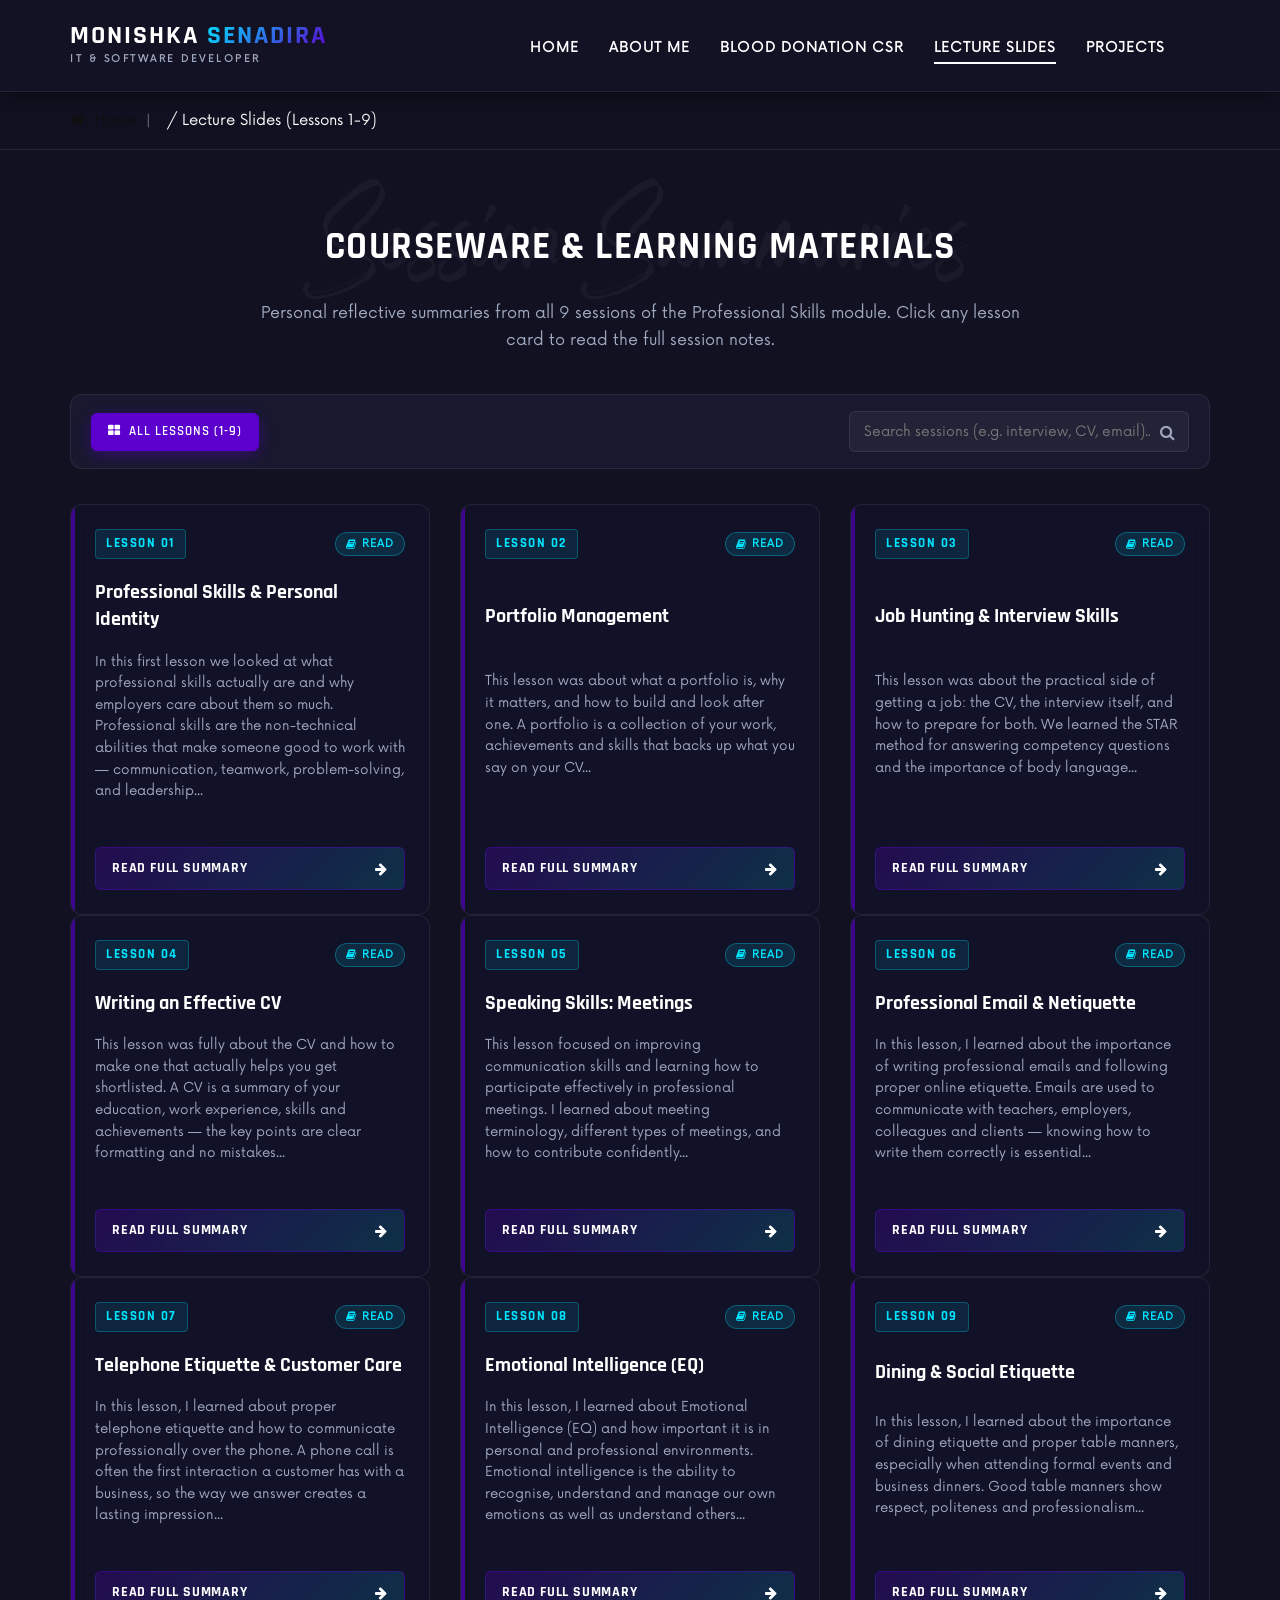
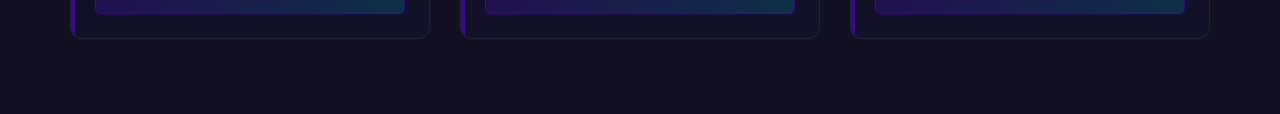
<file: lectures.html>
﻿<!DOCTYPE html>
<html lang="en">

<head>
    <meta charset="UTF-8">
    <meta name="description" content="Professional Skills Lecture Slides (Lessons 1-9) - Monishka Senadira Portfolio">
    <meta name="keywords" content="Lecture Slides, Professional Skills, Lessons 1 to 9, SLIIT City University, Monishka Senadira, PPTX, PDF, DOCX">
    <meta name="viewport" content="width=device-width, initial-scale=1.0">
    <meta http-equiv="X-UA-Compatible" content="ie=edge">
    <title>Lecture Slides &amp; Study Materials (1-9) | Monishka Senadira Portfolio</title>

    <!-- Google Font -->
    <link href="https://fonts.googleapis.com/css2?family=Rajdhani:wght@400;500;600;700&display=swap" rel="stylesheet">

    <!-- DJoz Template CSS Styles -->
    <link rel="stylesheet" href="css/bootstrap.min.css" type="text/css">
    <link rel="stylesheet" href="css/font-awesome.min.css" type="text/css">
    <link rel="stylesheet" href="css/barfiller.css" type="text/css">
    <link rel="stylesheet" href="css/nowfont.css" type="text/css">
    <link rel="stylesheet" href="css/rockville.css" type="text/css">
    <link rel="stylesheet" href="css/magnific-popup.css" type="text/css">
    <link rel="stylesheet" href="css/owl.carousel.min.css" type="text/css">
    <link rel="stylesheet" href="css/slicknav.min.css" type="text/css">
    <link rel="stylesheet" href="css/style.css" type="text/css">
    <link rel="stylesheet" href="css/custom.css" type="text/css">
</head>

<body>
    <!-- Page Preloader -->
    <div id="preloder">
        <div class="loader"></div>
    </div>

    <!-- Header Section Begin -->
    <header class="header header--normal">
        <div class="container">
            <div class="row align-items-center">
                <div class="col-lg-3 col-md-4 col-8">
                    <div class="header__logo">
                        <a href="./index.html" class="brand-logo-text">
                            MONISHKA <span>SENADIRA</span>
                            <small>IT &amp; SOFTWARE DEVELOPER</small>
                        </a>
                    </div>
                </div>
                <div class="col-lg-9 col-md-8 col-4">
                    <div class="header__nav">
                        <nav class="header__menu mobile-menu">
                            <ul>
                                <li><a href="./index.html#home">Home</a></li>
                                <li><a href="./index.html#aboutme">About Me</a></li>
                                <li><a href="./index.html#blood-donation">Blood Donation CSR</a></li>
                                <li><a href="./index.html#lecture-slides">Lecture Slides</a></li>
                                <li><a href="./index.html#projects">Projects</a></li>
                            </ul>
                        </nav>
                    </div>
                </div>
            </div>
            <div id="mobile-menu-wrap"></div>
        </div>
    </header>
    <!-- Header Section End -->

    <!-- Breadcrumb Begin -->
    <div class="breadcrumb-option py-3" style="background: #111122; border-bottom: 1px solid var(--dark-border);">
        <div class="container">
            <div class="row">
                <div class="col-lg-12">
                    <div class="breadcrumb__links">
                        <a href="./index.html"><i class="fa fa-home"></i> Home</a>
                        <span class="text-white ml-2">/ Lecture Slides (Lessons 1-9)</span>
                    </div>
                </div>
            </div>
        </div>
    </div>
    <!-- Breadcrumb End -->

    <!-- Main Lecture Slides Hub Section Begin -->
    <section id="lecture-slides" class="lectures-section spad">
        <div class="container">
            <div class="row">
                <div class="col-lg-12">
                    <div class="section-title center-title">
                        <h2>Courseware &amp; Learning Materials</h2>
                        <h1>Session Summaries</h1>
                    </div>
                    <p class="section-subtitle-lead text-center">
                        Personal reflective summaries from all 9 sessions of the Professional Skills module. Click any lesson card to read the full session notes.
                    </p>
                </div>
            </div>

            <!-- Toolbar: Filter Tabs & Real-time Search -->
            <div class="lecture-toolbar">
                <div class="lecture-filter-tabs">
                    <button class="lecture-filter-btn active" onclick="filterLectures('all', this)"><i class="fa fa-th-large mr-1"></i> All Lessons (1-9)</button>
                </div>
                <div class="lecture-search-box">
                    <input type="text" id="lectureSearchInput" placeholder="Search sessions (e.g. interview, CV, email)..." onkeyup="searchLectures()">
                    <i class="fa fa-search"></i>
                </div>
            </div>

            <!-- Summary Cards Grid (Lessons 1 to 9) -->
            <div class="row" id="lectureCardsGrid">

                <!-- Lesson 01 -->
                <div class="col-lg-4 col-md-6 lecture-col-item" data-category="all" data-keywords="lesson 1 johari window self awareness communication intro professional skills employability soft skills values beliefs attitudes character">
                    <div class="lecture-card summary-card" onclick="openSummaryModal(0)">
                        <div class="lecture-card-head">
                            <span class="lecture-pill-num">Lesson 01</span>
                            <span class="summary-read-tag"><i class="fa fa-book"></i> Read</span>
                        </div>
                        <h3>Professional Skills &amp; Personal Identity</h3>
                        <p class="lecture-desc">In this first lesson we looked at what professional skills actually are and why employers care about them so much. Professional skills are the non-technical abilities that make someone good to work with &mdash; communication, teamwork, problem-solving, and leadership...</p>
                        <span class="summary-open-btn">Read Full Summary <i class="fa fa-arrow-right ml-1"></i></span>
                    </div>
                </div>

                <!-- Lesson 02 -->
                <div class="col-lg-4 col-md-6 lecture-col-item" data-category="all" data-keywords="lesson 2 portfolio management curation engineering digital artefacts showcase linkedin github personal branding">
                    <div class="lecture-card summary-card" onclick="openSummaryModal(1)">
                        <div class="lecture-card-head">
                            <span class="lecture-pill-num">Lesson 02</span>
                            <span class="summary-read-tag"><i class="fa fa-book"></i> Read</span>
                        </div>
                        <h3>Portfolio Management</h3>
                        <p class="lecture-desc">This lesson was about what a portfolio is, why it matters, and how to build and look after one. A portfolio is a collection of your work, achievements and skills that backs up what you say on your CV...</p>
                        <span class="summary-open-btn">Read Full Summary <i class="fa fa-arrow-right ml-1"></i></span>
                    </div>
                </div>

                <!-- Lesson 03 -->
                <div class="col-lg-4 col-md-6 lecture-col-item" data-category="all" data-keywords="lesson 3 job hunting interview skills competency questions body language star method cv resume">
                    <div class="lecture-card summary-card" onclick="openSummaryModal(2)">
                        <div class="lecture-card-head">
                            <span class="lecture-pill-num">Lesson 03</span>
                            <span class="summary-read-tag"><i class="fa fa-book"></i> Read</span>
                        </div>
                        <h3>Job Hunting &amp; Interview Skills</h3>
                        <p class="lecture-desc">This lesson was about the practical side of getting a job: the CV, the interview itself, and how to prepare for both. We learned the STAR method for answering competency questions and the importance of body language...</p>
                        <span class="summary-open-btn">Read Full Summary <i class="fa fa-arrow-right ml-1"></i></span>
                    </div>
                </div>

                <!-- Lesson 04 -->
                <div class="col-lg-4 col-md-6 lecture-col-item" data-category="all" data-keywords="lesson 4 cv resume writing ats bullet points formatting careers tailoring shortlisting applicant tracking">
                    <div class="lecture-card summary-card" onclick="openSummaryModal(3)">
                        <div class="lecture-card-head">
                            <span class="lecture-pill-num">Lesson 04</span>
                            <span class="summary-read-tag"><i class="fa fa-book"></i> Read</span>
                        </div>
                        <h3>Writing an Effective CV</h3>
                        <p class="lecture-desc">This lesson was fully about the CV and how to make one that actually helps you get shortlisted. A CV is a summary of your education, work experience, skills and achievements &mdash; the key points are clear formatting and no mistakes...</p>
                        <span class="summary-open-btn">Read Full Summary <i class="fa fa-arrow-right ml-1"></i></span>
                    </div>
                </div>

                <!-- Lesson 05 -->
                <div class="col-lg-4 col-md-6 lecture-col-item" data-category="all" data-keywords="lesson 5 speaking skills meetings workplace communication group activity agenda chairperson participation">
                    <div class="lecture-card summary-card" onclick="openSummaryModal(4)">
                        <div class="lecture-card-head">
                            <span class="lecture-pill-num">Lesson 05</span>
                            <span class="summary-read-tag"><i class="fa fa-book"></i> Read</span>
                        </div>
                        <h3>Speaking Skills: Meetings</h3>
                        <p class="lecture-desc">This lesson focused on improving communication skills and learning how to participate effectively in professional meetings. I learned about meeting terminology, different types of meetings, and how to contribute confidently...</p>
                        <span class="summary-open-btn">Read Full Summary <i class="fa fa-arrow-right ml-1"></i></span>
                    </div>
                </div>

                <!-- Lesson 06 -->
                <div class="col-lg-4 col-md-6 lecture-col-item" data-category="all" data-keywords="lesson 6 email writing etiquette digital correspondence online netiquette formal informal subject line signature">
                    <div class="lecture-card summary-card" onclick="openSummaryModal(5)">
                        <div class="lecture-card-head">
                            <span class="lecture-pill-num">Lesson 06</span>
                            <span class="summary-read-tag"><i class="fa fa-book"></i> Read</span>
                        </div>
                        <h3>Professional Email &amp; Netiquette</h3>
                        <p class="lecture-desc">In this lesson, I learned about the importance of writing professional emails and following proper online etiquette. Emails are used to communicate with teachers, employers, colleagues and clients &mdash; knowing how to write them correctly is essential...</p>
                        <span class="summary-open-btn">Read Full Summary <i class="fa fa-arrow-right ml-1"></i></span>
                    </div>
                </div>

                <!-- Lesson 07 -->
                <div class="col-lg-4 col-md-6 lecture-col-item" data-category="all" data-keywords="lesson 7 telephone etiquette customer service calls training workbook communication hold transfer message">
                    <div class="lecture-card summary-card" onclick="openSummaryModal(6)">
                        <div class="lecture-card-head">
                            <span class="lecture-pill-num">Lesson 07</span>
                            <span class="summary-read-tag"><i class="fa fa-book"></i> Read</span>
                        </div>
                        <h3>Telephone Etiquette &amp; Customer Care</h3>
                        <p class="lecture-desc">In this lesson, I learned about proper telephone etiquette and how to communicate professionally over the phone. A phone call is often the first interaction a customer has with a business, so the way we answer creates a lasting impression...</p>
                        <span class="summary-open-btn">Read Full Summary <i class="fa fa-arrow-right ml-1"></i></span>
                    </div>
                </div>

                <!-- Lesson 08 -->
                <div class="col-lg-4 col-md-6 lecture-col-item" data-category="all" data-keywords="lesson 8 emotional intelligence eq empathy self regulation social awareness amygdala iq feelings emotions brain">
                    <div class="lecture-card summary-card" onclick="openSummaryModal(7)">
                        <div class="lecture-card-head">
                            <span class="lecture-pill-num">Lesson 08</span>
                            <span class="summary-read-tag"><i class="fa fa-book"></i> Read</span>
                        </div>
                        <h3>Emotional Intelligence (EQ)</h3>
                        <p class="lecture-desc">In this lesson, I learned about Emotional Intelligence (EQ) and how important it is in personal and professional environments. Emotional intelligence is the ability to recognise, understand and manage our own emotions as well as understand others...</p>
                        <span class="summary-open-btn">Read Full Summary <i class="fa fa-arrow-right ml-1"></i></span>
                    </div>
                </div>

                <!-- Lesson 09 -->
                <div class="col-lg-4 col-md-6 lecture-col-item" data-category="all" data-keywords="lesson 9 dining etiquette table manners cutlery formal dinner business toast continental american style restaurant">
                    <div class="lecture-card summary-card" onclick="openSummaryModal(8)">
                        <div class="lecture-card-head">
                            <span class="lecture-pill-num">Lesson 09</span>
                            <span class="summary-read-tag"><i class="fa fa-book"></i> Read</span>
                        </div>
                        <h3>Dining &amp; Social Etiquette</h3>
                        <p class="lecture-desc">In this lesson, I learned about the importance of dining etiquette and proper table manners, especially when attending formal events and business dinners. Good table manners show respect, politeness and professionalism...</p>
                        <span class="summary-open-btn">Read Full Summary <i class="fa fa-arrow-right ml-1"></i></span>
                    </div>
                </div>

            </div>
        </div>
    </section>

    <!-- Summary Reader Modal -->
    <div id="summaryModal" class="summary-modal-overlay" onclick="closeSummaryModal(event)">
        <div class="summary-modal-box" onclick="event.stopPropagation()">
            <button class="summary-modal-close" onclick="closeSummaryModal()">&times;</button>
            <div class="summary-modal-header">
                <span id="summaryModalLesson" class="lecture-pill-num" style="font-size:0.85rem;"></span>
                <h3 id="summaryModalTitle"></h3>
            </div>
            <div id="summaryModalBody" class="summary-modal-body"></div>
        </div>
    <!-- Main Lecture Slides Hub Section End -->

    <!-- Clean Focused Footer Section Begin -->
    <footer class="footer-clean text-center">
        <div class="container">
            <div class="brand-logo-text mb-2">
                MONISHKA <span>SENADIRA</span>
            </div>
            <p style="color: #8892b0; font-size: 14px; max-width: 600px; margin: 0 auto 15px auto;">
                IT Professional &bull; Software Developer &bull; SLIIT City University
            </p>

            <ul class="footer-nav-clean">
                <li><a href="./index.html#home">Home</a></li>
                <li><a href="./index.html#aboutme">About Me</a></li>
                <li><a href="./index.html#blood-donation">Blood Donation CSR</a></li>
                <li><a href="./index.html#lecture-slides">Lecture Slides</a></li>
                <li><a href="./index.html#projects">Projects</a></li>
            </ul>

            <p style="color: #556080; font-size: 12.5px; margin-top: 20px;">
                Designed with DJoz Template Aesthetics &copy; <script>document.write(new Date().getFullYear());</script> Monishka Senadira
            </p>
        </div>
    </footer>
    <!-- Clean Footer Section End -->

    <!-- Js Plugins -->
    <script src="js/jquery-3.3.1.min.js"></script>
    <script src="js/bootstrap.min.js"></script>
    <script src="js/jquery.magnific-popup.min.js"></script>
    <script src="js/jquery.slicknav.js"></script>
    <script src="js/main.js"></script>

        <!-- Lesson Summaries Data -->
    <script src="js/lesson-summaries-data.js"></script>

    <!-- Custom Filter, Search & Summary Modal Script -->
    <script>
        function openSummaryModal(index) {
            if (typeof LESSON_SUMMARIES === 'undefined' || !LESSON_SUMMARIES[index]) return;
            const data = LESSON_SUMMARIES[index];
            const modal = document.getElementById('summaryModal');
            const lessonBadge = document.getElementById('summaryModalLesson');
            const titleEl = document.getElementById('summaryModalTitle');
            const bodyEl = document.getElementById('summaryModalBody');

            lessonBadge.textContent = data.lesson;
            titleEl.textContent = data.title;
            bodyEl.innerHTML = data.html;

            modal.classList.add('active');
            document.body.style.overflow = 'hidden';
        }

        function closeSummaryModal(e) {
            if (e && e.target && e.target.id !== 'summaryModal' && !e.target.classList.contains('summary-modal-close')) {
                return;
            }
            const modal = document.getElementById('summaryModal');
            if (modal) {
                modal.classList.remove('active');
                document.body.style.overflow = '';
            }
        }

        document.addEventListener('keydown', function(e) {
            const summaryModal = document.getElementById('summaryModal');
            if (summaryModal && summaryModal.classList.contains('active')) {
                if (e.key === 'Escape') {
                    summaryModal.classList.remove('active');
                    document.body.style.overflow = '';
                }
            }
        });

        function filterLectures(category, btn) {
            const buttons = document.querySelectorAll('.lecture-filter-btn');
            buttons.forEach(b => b.classList.remove('active'));
            if (btn) btn.classList.add('active');

            const items = document.querySelectorAll('.lecture-col-item');
            items.forEach(item => {
                const itemCat = item.getAttribute('data-category') || '';
                if (category === 'all' || itemCat.includes(category)) {
                    item.style.display = 'block';
                } else {
                    item.style.display = 'none';
                }
            });
        }

        function searchLectures() {
            const query = document.getElementById('lectureSearchInput').value.toLowerCase().trim();
            const items = document.querySelectorAll('.lecture-col-item');

            items.forEach(item => {
                const keywords = (item.getAttribute('data-keywords') || '') + ' ' + item.innerText.toLowerCase();
                if (query === '' || keywords.includes(query)) {
                    item.style.display = 'block';
                } else {
                    item.style.display = 'none';
                }
            });
        }
    </script>
</body>

</html>
</file>
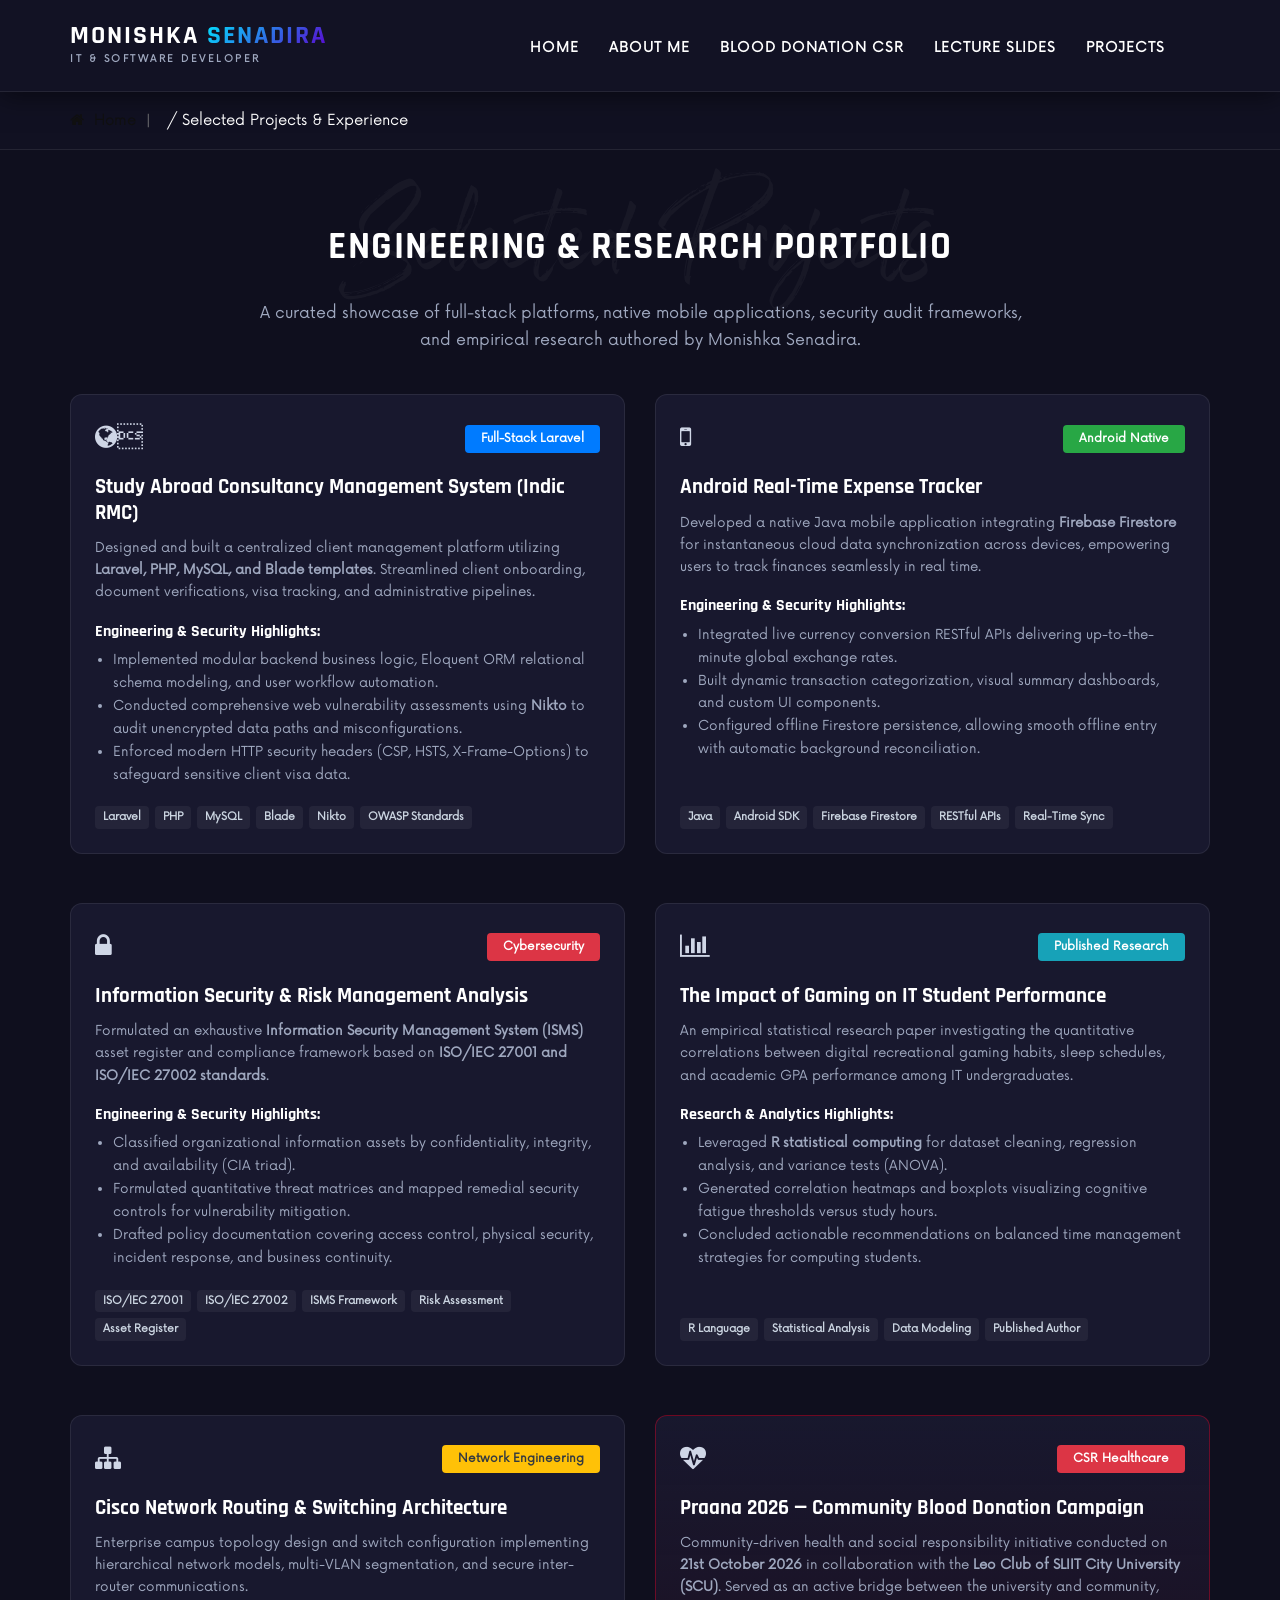
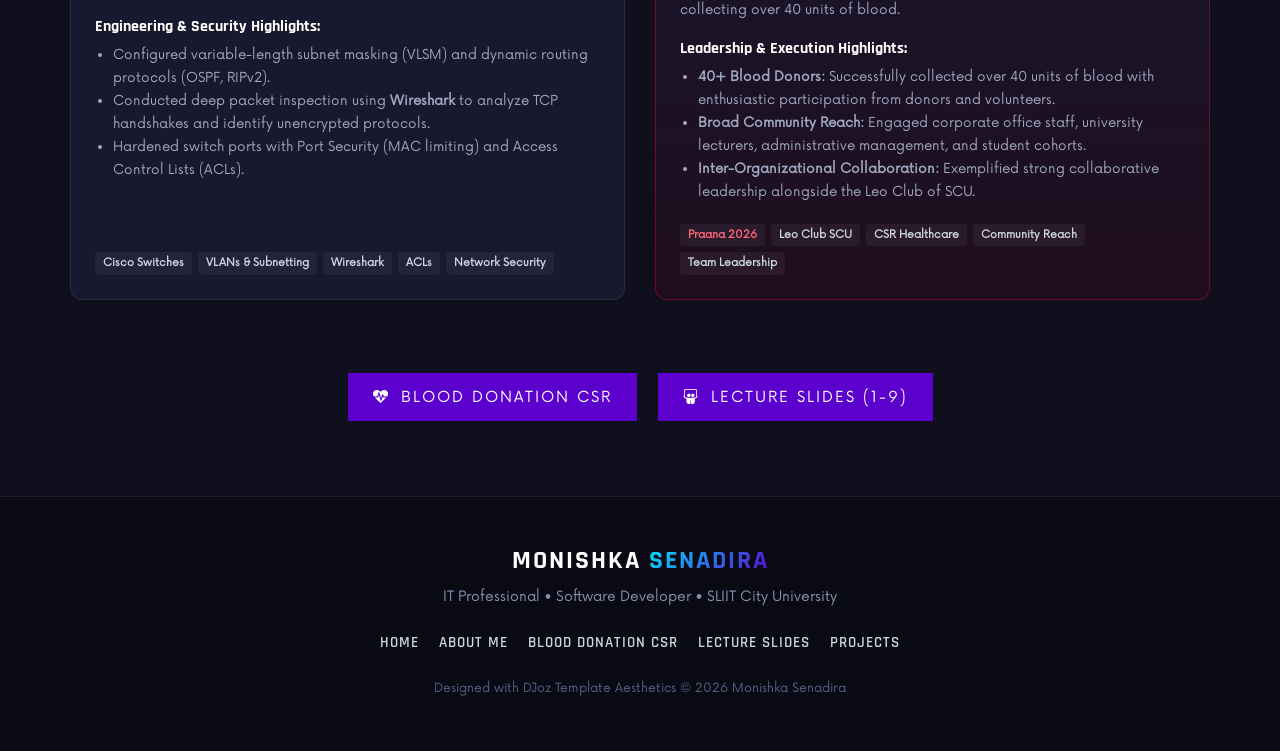
<file: projects.html>
﻿<!DOCTYPE html>
<html lang="en">

<head>
    <meta charset="UTF-8">
    <meta name="description" content="Selected Projects &amp; Experience - Monishka Senadira Portfolio">
    <meta name="keywords" content="Projects, Monishka Senadira, Laravel, Java, Android, Information Security, ISO 27001, R Research, SLIIT City University">
    <meta name="viewport" content="width=device-width, initial-scale=1.0">
    <meta http-equiv="X-UA-Compatible" content="ie=edge">
    <title>Selected Projects | Monishka Senadira Portfolio</title>

    <!-- Google Font -->
    <link href="https://fonts.googleapis.com/css2?family=Rajdhani:wght@400;500;600;700&display=swap" rel="stylesheet">

    <!-- DJoz Template CSS Styles -->
    <link rel="stylesheet" href="css/bootstrap.min.css" type="text/css">
    <link rel="stylesheet" href="css/font-awesome.min.css" type="text/css">
    <link rel="stylesheet" href="css/barfiller.css" type="text/css">
    <link rel="stylesheet" href="css/nowfont.css" type="text/css">
    <link rel="stylesheet" href="css/rockville.css" type="text/css">
    <link rel="stylesheet" href="css/magnific-popup.css" type="text/css">
    <link rel="stylesheet" href="css/owl.carousel.min.css" type="text/css">
    <link rel="stylesheet" href="css/slicknav.min.css" type="text/css">
    <link rel="stylesheet" href="css/style.css" type="text/css">
    <link rel="stylesheet" href="css/custom.css" type="text/css">
</head>

<body>
    <!-- Page Preloader -->
    <div id="preloder">
        <div class="loader"></div>
    </div>

    <!-- Header Section Begin -->
    <header class="header header--normal">
        <div class="container">
            <div class="row align-items-center">
                <div class="col-lg-3 col-md-4 col-8">
                    <div class="header__logo">
                        <a href="./index.html" class="brand-logo-text">
                            MONISHKA <span>SENADIRA</span>
                            <small>IT &amp; SOFTWARE DEVELOPER</small>
                        </a>
                    </div>
                </div>
                <div class="col-lg-9 col-md-8 col-4">
                    <div class="header__nav">
                        <nav class="header__menu mobile-menu">
                            <ul>
                                <li><a href="./index.html#home">Home</a></li>
                                <li><a href="./index.html#aboutme">About Me</a></li>
                                <li><a href="./index.html#blood-donation">Blood Donation CSR</a></li>
                                <li><a href="./index.html#lecture-slides">Lecture Slides</a></li>
                                <li><a href="./index.html#projects">Projects</a></li>
                            </ul>
                        </nav>
                    </div>
                </div>
            </div>
            <div id="mobile-menu-wrap"></div>
        </div>
    </header>
    <!-- Header Section End -->

    <!-- Breadcrumb Begin -->
    <div class="breadcrumb-option py-3" style="background: #111122; border-bottom: 1px solid var(--dark-border);">
        <div class="container">
            <div class="row">
                <div class="col-lg-12">
                    <div class="breadcrumb__links">
                        <a href="./index.html"><i class="fa fa-home"></i> Home</a>
                        <span class="text-white ml-2">/ Selected Projects &amp; Experience</span>
                    </div>
                </div>
            </div>
        </div>
    </div>
    <!-- Breadcrumb End -->

    <!-- Projects Section Begin -->
    <section class="projects-section spad" style="background: #0f0f1e;">
        <div class="container">
            <div class="row">
                <div class="col-lg-12">
                    <div class="section-title center-title">
                        <h2>Engineering &amp; Research Portfolio</h2>
                        <h1>Selected Projects</h1>
                    </div>
                    <p class="section-subtitle-lead text-center">
                        A curated showcase of full-stack platforms, native mobile applications, security audit frameworks, and empirical research authored by Monishka Senadira.
                    </p>
                </div>
            </div>

            <div class="row">
                <!-- Project 1: Study Abroad Consultancy System -->
                <div class="col-lg-6 mb-4">
                    <div class="project-box-item p-4">
                        <div>
                            <div class="d-flex justify-content-between align-items-center mb-3">
                                <span class="project-icon-badge m-0"><i class="fa fa-globe"></i></span>
                                <span class="badge badge-primary px-3 py-2">Full-Stack Laravel</span>
                            </div>
                            <h4>Study Abroad Consultancy Management System (Indic RMC)</h4>
                            <p>
                                Designed and built a centralized client management platform utilizing <strong>Laravel, PHP, MySQL, and Blade templates</strong>. Streamlined client onboarding, document verifications, visa tracking, and administrative pipelines.
                            </p>
                            <h6 class="text-white font-weight-bold mb-2" style="font-family: 'Rajdhani';">Engineering &amp; Security Highlights:</h6>
                            <ul style="color: var(--text-muted); font-size: 13.5px; line-height: 1.7; padding-left: 18px; margin-bottom: 20px;">
                                <li>Implemented modular backend business logic, Eloquent ORM relational schema modeling, and user workflow automation.</li>
                                <li>Conducted comprehensive web vulnerability assessments using <strong>Nikto</strong> to audit unencrypted data paths and misconfigurations.</li>
                                <li>Enforced modern HTTP security headers (CSP, HSTS, X-Frame-Options) to safeguard sensitive client visa data.</li>
                            </ul>
                        </div>
                        <div class="project-tech-pills">
                            <span class="project-tech-pill">Laravel</span>
                            <span class="project-tech-pill">PHP</span>
                            <span class="project-tech-pill">MySQL</span>
                            <span class="project-tech-pill">Blade</span>
                            <span class="project-tech-pill">Nikto</span>
                            <span class="project-tech-pill">OWASP Standards</span>
                        </div>
                    </div>
                </div>

                <!-- Project 2: Android Real-Time Expense Tracker -->
                <div class="col-lg-6 mb-4">
                    <div class="project-box-item p-4">
                        <div>
                            <div class="d-flex justify-content-between align-items-center mb-3">
                                <span class="project-icon-badge m-0"><i class="fa fa-mobile"></i></span>
                                <span class="badge badge-success px-3 py-2">Android Native</span>
                            </div>
                            <h4>Android Real-Time Expense Tracker</h4>
                            <p>
                                Developed a native Java mobile application integrating <strong>Firebase Firestore</strong> for instantaneous cloud data synchronization across devices, empowering users to track finances seamlessly in real time.
                            </p>
                            <h6 class="text-white font-weight-bold mb-2" style="font-family: 'Rajdhani';">Engineering &amp; Security Highlights:</h6>
                            <ul style="color: var(--text-muted); font-size: 13.5px; line-height: 1.7; padding-left: 18px; margin-bottom: 20px;">
                                <li>Integrated live currency conversion RESTful APIs delivering up-to-the-minute global exchange rates.</li>
                                <li>Built dynamic transaction categorization, visual summary dashboards, and custom UI components.</li>
                                <li>Configured offline Firestore persistence, allowing smooth offline entry with automatic background reconciliation.</li>
                            </ul>
                        </div>
                        <div class="project-tech-pills">
                            <span class="project-tech-pill">Java</span>
                            <span class="project-tech-pill">Android SDK</span>
                            <span class="project-tech-pill">Firebase Firestore</span>
                            <span class="project-tech-pill">RESTful APIs</span>
                            <span class="project-tech-pill">Real-Time Sync</span>
                        </div>
                    </div>
                </div>

                <!-- Project 3: Information Security & Risk Management Analysis -->
                <div class="col-lg-6 mb-4">
                    <div class="project-box-item p-4">
                        <div>
                            <div class="d-flex justify-content-between align-items-center mb-3">
                                <span class="project-icon-badge m-0"><i class="fa fa-lock"></i></span>
                                <span class="badge badge-danger px-3 py-2">Cybersecurity</span>
                            </div>
                            <h4>Information Security &amp; Risk Management Analysis</h4>
                            <p>
                                Formulated an exhaustive <strong>Information Security Management System (ISMS)</strong> asset register and compliance framework based on <strong>ISO/IEC 27001 and ISO/IEC 27002 standards</strong>.
                            </p>
                            <h6 class="text-white font-weight-bold mb-2" style="font-family: 'Rajdhani';">Engineering &amp; Security Highlights:</h6>
                            <ul style="color: var(--text-muted); font-size: 13.5px; line-height: 1.7; padding-left: 18px; margin-bottom: 20px;">
                                <li>Classified organizational information assets by confidentiality, integrity, and availability (CIA triad).</li>
                                <li>Formulated quantitative threat matrices and mapped remedial security controls for vulnerability mitigation.</li>
                                <li>Drafted policy documentation covering access control, physical security, incident response, and business continuity.</li>
                            </ul>
                        </div>
                        <div class="project-tech-pills">
                            <span class="project-tech-pill">ISO/IEC 27001</span>
                            <span class="project-tech-pill">ISO/IEC 27002</span>
                            <span class="project-tech-pill">ISMS Framework</span>
                            <span class="project-tech-pill">Risk Assessment</span>
                            <span class="project-tech-pill">Asset Register</span>
                        </div>
                    </div>
                </div>

                <!-- Project 4: Published Statistical Research Study -->
                <div class="col-lg-6 mb-4">
                    <div class="project-box-item p-4">
                        <div>
                            <div class="d-flex justify-content-between align-items-center mb-3">
                                <span class="project-icon-badge m-0"><i class="fa fa-bar-chart"></i></span>
                                <span class="badge badge-info px-3 py-2">Published Research</span>
                            </div>
                            <h4>The Impact of Gaming on IT Student Performance</h4>
                            <p>
                                An empirical statistical research paper investigating the quantitative correlations between digital recreational gaming habits, sleep schedules, and academic GPA performance among IT undergraduates.
                            </p>
                            <h6 class="text-white font-weight-bold mb-2" style="font-family: 'Rajdhani';">Research &amp; Analytics Highlights:</h6>
                            <ul style="color: var(--text-muted); font-size: 13.5px; line-height: 1.7; padding-left: 18px; margin-bottom: 20px;">
                                <li>Leveraged <strong>R statistical computing</strong> for dataset cleaning, regression analysis, and variance tests (ANOVA).</li>
                                <li>Generated correlation heatmaps and boxplots visualizing cognitive fatigue thresholds versus study hours.</li>
                                <li>Concluded actionable recommendations on balanced time management strategies for computing students.</li>
                            </ul>
                        </div>
                        <div class="project-tech-pills">
                            <span class="project-tech-pill">R Language</span>
                            <span class="project-tech-pill">Statistical Analysis</span>
                            <span class="project-tech-pill">Data Modeling</span>
                            <span class="project-tech-pill">Published Author</span>
                        </div>
                    </div>
                </div>

                <!-- Project 5: Cisco Network Routing & Infrastructure -->
                <div class="col-lg-6 mb-4">
                    <div class="project-box-item p-4">
                        <div>
                            <div class="d-flex justify-content-between align-items-center mb-3">
                                <span class="project-icon-badge m-0"><i class="fa fa-sitemap"></i></span>
                                <span class="badge badge-warning px-3 py-2 text-dark">Network Engineering</span>
                            </div>
                            <h4>Cisco Network Routing &amp; Switching Architecture</h4>
                            <p>
                                Enterprise campus topology design and switch configuration implementing hierarchical network models, multi-VLAN segmentation, and secure inter-router communications.
                            </p>
                            <h6 class="text-white font-weight-bold mb-2" style="font-family: 'Rajdhani';">Engineering &amp; Security Highlights:</h6>
                            <ul style="color: var(--text-muted); font-size: 13.5px; line-height: 1.7; padding-left: 18px; margin-bottom: 20px;">
                                <li>Configured variable-length subnet masking (VLSM) and dynamic routing protocols (OSPF, RIPv2).</li>
                                <li>Conducted deep packet inspection using <strong>Wireshark</strong> to analyze TCP handshakes and identify unencrypted protocols.</li>
                                <li>Hardened switch ports with Port Security (MAC limiting) and Access Control Lists (ACLs).</li>
                            </ul>
                        </div>
                        <div class="project-tech-pills">
                            <span class="project-tech-pill">Cisco Switches</span>
                            <span class="project-tech-pill">VLANs &amp; Subnetting</span>
                            <span class="project-tech-pill">Wireshark</span>
                            <span class="project-tech-pill">ACLs</span>
                            <span class="project-tech-pill">Network Security</span>
                        </div>
                    </div>
                </div>

                <!-- Project 6: Blood Donation CSR Campaign Platform -->
                <div class="col-lg-6 mb-4">
                    <div class="project-box-item p-4" style="border-color: rgba(230, 0, 38, 0.4); background: linear-gradient(180deg, #18182e 0%, rgba(230, 0, 38, 0.08) 100%);">
                        <div>
                            <div class="d-flex justify-content-between align-items-center mb-3">
                                <span class="project-icon-badge m-0"><i class="fa fa-heartbeat"></i></span>
                                <span class="badge badge-danger px-3 py-2">CSR Healthcare</span>
                            </div>
                            <h4>Praana 2026 &mdash; Community Blood Donation Campaign</h4>
                            <p>
                                Community-driven health and social responsibility initiative conducted on <strong>21st October 2026</strong> in collaboration with the <strong>Leo Club of SLIIT City University (SCU)</strong>. Served as an active bridge between the university and community, collecting over 40 units of blood.
                            </p>
                            <h6 class="text-white font-weight-bold mb-2" style="font-family: 'Rajdhani';">Leadership &amp; Execution Highlights:</h6>
                            <ul style="color: var(--text-muted); font-size: 13.5px; line-height: 1.7; padding-left: 18px; margin-bottom: 20px;">
                                <li><strong>40+ Blood Donors:</strong> Successfully collected over 40 units of blood with enthusiastic participation from donors and volunteers.</li>
                                <li><strong>Broad Community Reach:</strong> Engaged corporate office staff, university lecturers, administrative management, and student cohorts.</li>
                                <li><strong>Inter-Organizational Collaboration:</strong> Exemplified strong collaborative leadership alongside the Leo Club of SCU.</li>
                            </ul>
                        </div>
                        <div class="project-tech-pills">
                            <span class="project-tech-pill" style="color: #ff6677;">Praana 2026</span>
                            <span class="project-tech-pill">Leo Club SCU</span>
                            <span class="project-tech-pill">CSR Healthcare</span>
                            <span class="project-tech-pill">Community Reach</span>
                            <span class="project-tech-pill">Team Leadership</span>
                        </div>
                    </div>
                </div>
            </div>

            <div class="text-center mt-4">
                <a href="./blood-donation.html" class="primary-btn btn-blood mr-3"><i class="fa fa-heartbeat mr-1"></i> Blood Donation CSR</a>
                <a href="./lectures.html" class="primary-btn"><i class="fa fa-slideshare mr-1"></i> Lecture Slides (1-9)</a>
            </div>
        </div>
    </section>
    <!-- Projects Section End -->

    <!-- Clean Focused Footer Section Begin -->
    <footer class="footer-clean text-center">
        <div class="container">
            <div class="brand-logo-text mb-2">
                MONISHKA <span>SENADIRA</span>
            </div>
            <p style="color: #8892b0; font-size: 14px; max-width: 600px; margin: 0 auto 15px auto;">
                IT Professional &bull; Software Developer &bull; SLIIT City University
            </p>

            <ul class="footer-nav-clean">
                <li><a href="./index.html#home">Home</a></li>
                <li><a href="./index.html#aboutme">About Me</a></li>
                <li><a href="./index.html#blood-donation">Blood Donation CSR</a></li>
                <li><a href="./index.html#lecture-slides">Lecture Slides</a></li>
                <li><a href="./index.html#projects">Projects</a></li>
            </ul>

            <p style="color: #556080; font-size: 12.5px; margin-top: 20px;">
                Designed with DJoz Template Aesthetics &copy; <script>document.write(new Date().getFullYear());</script> Monishka Senadira
            </p>
        </div>
    </footer>
    <!-- Clean Footer Section End -->

    <!-- Js Plugins -->
    <script src="js/jquery-3.3.1.min.js"></script>
    <script src="js/bootstrap.min.js"></script>
    <script src="js/jquery.magnific-popup.min.js"></script>
    <script src="js/jquery.slicknav.js"></script>
    <script src="js/main.js"></script>
</body>

</html>
</file>
<file: css/barfiller.css>
.barfiller {
    width:100%;
    height:12px;
    background:#fcfcfc;
    border:1px solid #ccc;
    position:relative;
    margin-bottom:20px;
    box-shadow: inset 1px 4px 9px -6px rgba(0,0,0,.5); 
    -moz-box-shadow: inset 1px 4px 9px -6px rgba(0,0,0,.5); 
}

.barfiller .fill {
    display:block;
    position:relative;
    width:0px;
    height:100%;
    background:#333;
    z-index:1;
}

.barfiller .tipWrap {
    display:none;
}

.barfiller .tip {
    margin-top:-30px;
    padding:2px 4px;
    font-size:11px;
    color:#fff;
    left:0px;
    position:absolute;
    z-index:2;
    background: #333;
} 

.barfiller .tip:after {
    border:solid;
    border-color:rgba(0,0,0,.8) transparent;
    border-width:6px 6px 0 6px;
    content:"";
    display:block;
    position:absolute;
    left:9px;
    top:100%;
    z-index:9
}
</file>
<file: css/nowfont.css>
/* #### Generated By: http://www.cufonfonts.com #### */

@font-face {
font-family: 'Now Regular';
font-style: normal;
font-weight: normal;
src: local('Now Regular'), url('../fonts/Now-Regular.woff') format('woff');
}


@font-face {
font-family: 'Now Thin';
font-style: normal;
font-weight: normal;
src: local('Now Thin'), url('../fonts/Now-Thin.woff') format('woff');
}


@font-face {
font-family: 'Now Light';
font-style: normal;
font-weight: normal;
src: local('Now Light'), url('../fonts/Now-Light.woff') format('woff');
}


@font-face {
font-family: 'Now Medium';
font-style: normal;
font-weight: normal;
src: local('Now Medium'), url('../fonts/Now-Medium.woff') format('woff');
}


@font-face {
font-family: 'Now Bold';
font-style: normal;
font-weight: normal;
src: local('Now Bold'), url('../fonts/Now-Bold.woff') format('woff');
}


@font-face {
font-family: 'Now Black';
font-style: normal;
font-weight: normal;
src: local('Now Black'), url('../fonts/Now-Black.woff') format('woff');
}
</file>
<file: css/rockville.css>
@font-face {
font-family: 'Rockville Solid Regular';
font-style: normal;
font-weight: normal;
src: local('Rockville Solid Regular'), url('../fonts/Rockville Solid.woff') format('woff');
}
</file>
<file: css/style.css>
/******************************************************************
  Template Name: DJoz
  Description:  DJoz Music HTML Template
  Author: Colorlib
  Author URI: https://colorlib.com
  Version: 1.0
  Created: Colorlib
******************************************************************/

/*------------------------------------------------------------------
[Table of contents]

1.  Template default CSS
	1.1	Variables
	1.2	Mixins
	1.3	Flexbox
	1.4	Reset
2.  Helper Css
3.  Header Section
4.  Hero Section
5.  Services Section
6.  Track Section
7.  Countdown Section
8.  Team Section
9.  Contact
10.  Footer Style
-------------------------------------------------------------------*/

/*----------------------------------------*/

/* Template default CSS
/*----------------------------------------*/

html,
body {
	height: 100%;
	font-family: "Now Regular";
	-webkit-font-smoothing: antialiased;
}

h1,
h2,
h3,
h4,
h5,
h6 {
	margin: 0;
	color: #111111;
	font-weight: 400;
	font-family: "Rajdhani", sans-serif;
}

h1 {
	font-size: 70px;
}

h2 {
	font-size: 36px;
}

h3 {
	font-size: 30px;
}

h4 {
	font-size: 24px;
}

h5 {
	font-size: 18px;
}

h6 {
	font-size: 16px;
}

p {
	font-size: 15px;
	font-family: "Now Regular";
	color: #444444;
	font-weight: 400;
	line-height: 26px;
	margin: 0 0 15px 0;
}

img {
	max-width: 100%;
}

input:focus,
select:focus,
button:focus,
textarea:focus {
	outline: none;
}

a:hover,
a:focus {
	text-decoration: none;
	outline: none;
	color: #ffffff;
}

ul,
ol {
	padding: 0;
	margin: 0;
}

/*---------------------
  Helper CSS
-----------------------*/

.section-title {
	margin-bottom: 40px;
	position: relative;
	z-index: 1;
}

.section-title.center-title {
	text-align: center;
}

.section-title h2 {
	font-size: 42px;
	color: #111111;
	font-weight: 700;
	text-transform: uppercase;
}

.section-title h1 {
	font-size: 100px;
	color: #f2f2f2;
	font-family: "Rockville Solid Regular";
	position: absolute;
	left: 0;
	top: -45px;
	width: 100%;
	z-index: -1;
}

.set-bg {
	background-repeat: no-repeat;
	background-size: cover;
	background-position: top center;
}

.spad {
	padding-top: 100px;
	padding-bottom: 100px;
}

.text-white h1,
.text-white h2,
.text-white h3,
.text-white h4,
.text-white h5,
.text-white h6,
.text-white p,
.text-white span,
.text-white li,
.text-white a {
	color: #fff;
}

/* buttons */

.primary-btn {
	display: inline-block;
	font-size: 15px;
	text-transform: uppercase;
	padding: 14px 25px 12px;
	color: #ffffff;
	background: #5c00ce;
	letter-spacing: 2px;
}

.primary-btn.border-btn {
	background: transparent;
	border: 2px solid #5c00ce;
	color: #111111;
}

.site-btn {
	font-size: 15px;
	color: #ffffff;
	background: #5c00ce;
	font-weight: 700;
	letter-spacing: 2px;
	border: none;
	text-transform: uppercase;
	display: inline-block;
	padding: 14px 30px;
	width: 100%;
}

/* Preloder */

#preloder {
	position: fixed;
	width: 100%;
	height: 100%;
	top: 0;
	left: 0;
	z-index: 999999;
	background: #000;
}

.loader {
	width: 40px;
	height: 40px;
	position: absolute;
	top: 50%;
	left: 50%;
	margin-top: -13px;
	margin-left: -13px;
	border-radius: 60px;
	animation: loader 0.8s linear infinite;
	-webkit-animation: loader 0.8s linear infinite;
}

@keyframes loader {
	0% {
		-webkit-transform: rotate(0deg);
		transform: rotate(0deg);
		border: 4px solid #f44336;
		border-left-color: transparent;
	}
	50% {
		-webkit-transform: rotate(180deg);
		transform: rotate(180deg);
		border: 4px solid #673ab7;
		border-left-color: transparent;
	}
	100% {
		-webkit-transform: rotate(360deg);
		transform: rotate(360deg);
		border: 4px solid #f44336;
		border-left-color: transparent;
	}
}

@-webkit-keyframes loader {
	0% {
		-webkit-transform: rotate(0deg);
		border: 4px solid #f44336;
		border-left-color: transparent;
	}
	50% {
		-webkit-transform: rotate(180deg);
		border: 4px solid #673ab7;
		border-left-color: transparent;
	}
	100% {
		-webkit-transform: rotate(360deg);
		border: 4px solid #f44336;
		border-left-color: transparent;
	}
}

/*---------------------
  Header
-----------------------*/

.header {
	background: rgba(42, 1, 74, 0.5);
	position: absolute;
	left: 0;
	top: 0;
	width: 100%;
	z-index: 9;
}

.header.header--normal {
	position: relative;
	background: #290849;
}

.header__logo {
	padding: 20px 0 25px;
}

.header__logo a {
	display: inline-block;
}

.header__nav {
	text-align: right;
}

.header__menu {
	padding: 31px 0 27px;
	display: inline-block;
	margin-right: 45px;
}

.header__menu ul li {
	list-style: none;
	display: inline-block;
	margin-right: 45px;
	position: relative;
}

.header__menu ul li.active a:after {
	opacity: 1;
}

.header__menu ul li:hover a:after {
	opacity: 1;
}

.header__menu ul li:hover .dropdown {
	top: 34px;
	opacity: 1;
	visibility: visible;
}

.header__menu ul li:last-child {
	margin-right: 0;
}

.header__menu ul li .dropdown {
	position: absolute;
	left: 0;
	top: 56px;
	width: 150px;
	background: #111111;
	text-align: left;
	padding: 2px 0;
	z-index: 9;
	opacity: 0;
	visibility: hidden;
	-webkit-transition: all, 0.3s;
	-o-transition: all, 0.3s;
	transition: all, 0.3s;
}

.header__menu ul li .dropdown li {
	display: block;
	margin-right: 0;
}

.header__menu ul li .dropdown li a {
	font-size: 14px;
	color: #ffffff;
	font-weight: 400;
	padding: 8px 20px;
	text-transform: capitalize;
}

.header__menu ul li .dropdown li a:after {
	display: none;
}

.header__menu ul li a {
	font-size: 15px;
	text-transform: uppercase;
	color: #ffffff;
	display: block;
	padding: 6px 0;
	position: relative;
}

.header__menu ul li a:after {
	position: absolute;
	left: 0;
	bottom: 0;
	width: 100%;
	height: 2px;
	background: #ffffff;
	content: "";
	-webkit-transition: all, 0.5s;
	-o-transition: all, 0.5s;
	transition: all, 0.5s;
	opacity: 0;
}

.header__right__social {
	display: inline-block;
}

.header__right__social a {
	display: inline-block;
	font-size: 16px;
	color: #ffffff;
	margin-right: 16px;
}

.header__right__social a:last-child {
	margin-right: 0;
}

.slicknav_menu {
	display: none;
}

/*---------------------
  Hero
-----------------------*/

.hero {
	padding-top: 400px;
	padding-bottom: 295px;
	position: relative;
}

.hero__text {
	text-align: center;
}

.hero__text span {
	color: #ffffff;
	text-transform: uppercase;
	letter-spacing: 6px;
}

.hero__text h1 {
	font-size: 110px;
	font-family: "Rockville Solid Regular";
	color: #ffffff;
	margin-bottom: 20px;
	margin-top: 22px;
}

.hero__text p {
	color: #ffffff;
	margin-bottom: 20px;
}

.hero__text .play-btn {
	font-size: 26px;
	color: #5c00ce;
	height: 90px;
	width: 90px;
	border-radius: 50%;
	background: rgba(255, 255, 255, 0.3);
	display: inline-block;
	line-height: 90px;
	text-align: center;
	position: relative;
	z-index: 1;
}

.hero__text .play-btn i {
	position: relative;
	top: 2px;
	left: 2px;
}

.hero__text .play-btn:after {
	position: absolute;
	left: 15px;
	top: 15px;
	height: 60px;
	width: 60px;
	background: #ffffff;
	border-radius: 50%;
	content: "";
	z-index: -1;
}

.linear__icon {
	position: absolute;
	left: 50%;
	bottom: 0;
	margin-left: -16px;
	-webkit-animation: mymove 0.5s infinite alternate;
	animation: mymove 0.5s infinite alternate;
}

.linear__icon i {
	font-size: 50px;
	color: #5c00ce;
}

@-webkit-keyframes mymove {
	0% {
		bottom: 0;
	}
	100% {
		bottom: -10px;
	}
}

@keyframes mymove {
	0% {
		bottom: 0;
	}
	100% {
		bottom: -10px;
	}
}

/*---------------------
  Events
-----------------------*/

.event {
	padding-bottom: 60px;
}

.event .section-title {
	margin-bottom: 10px;
	position: relative;
}

.event .section-title:after {
	position: absolute;
	right: 46px;
	top: 25px;
	height: 2px;
	width: 775px;
	background: rgba(225, 225, 225, 0.3);
	content: "";
	z-index: -1;
}

.event__slider .col-lg-4 {
	max-width: 100%;
}

.event__slider.owl-carousel .owl-stage-outer {
	padding-top: 30px;
	padding-bottom: 40px;
}

.event__slider.owl-carousel .owl-nav {
	position: absolute;
	right: 15px;
	top: -50px;
}

.event__slider.owl-carousel .owl-nav button {
	font-size: 22px;
	color: #111111;
	opacity: 0.5;
	margin-right: 10px;
}

.event__slider.owl-carousel .owl-nav button:last-child {
	margin-right: 0;
}

.event__item {
	-webkit-box-shadow: 0px 3px 15px rgba(22, 41, 124, 0.1);
	box-shadow: 0px 3px 15px rgba(22, 41, 124, 0.1);
}

.event__item__pic {
	height: 360px;
	position: relative;
}

.event__item__pic .tag-date {
	position: absolute;
	left: 0;
	bottom: -21px;
	width: 100%;
	text-align: center;
}

.event__item__pic .tag-date span {
	font-size: 15px;
	color: #ffffff;
	display: inline-block;
	background: #5c00ce;
	padding: 12px 8px 9px 20px;
}

.event__item__text {
	text-align: center;
	padding: 45px 10px 25px;
}

.event__item__text h4 {
	font-size: 26px;
	font-weight: 700;
	color: #111111;
	margin-bottom: 10px;
}

.event__item__text p {
	color: #888888;
	margin-bottom: 0;
}

.event__item__text p i {
	color: #5c00ce;
	margin-right: 8px;
	font-size: 17px;
}

/*---------------------
  Track
-----------------------*/

.track {
	padding-top: 120px;
	padding-bottom: 40px;
	overflow: hidden;
}

.track .section-title {
	margin-bottom: 105px;
}

.track__content {
	height: 502px;
	overflow-y: auto;
}

.track__all {
	text-align: right;
	margin-bottom: 100px;
}

.jp-play {
	position: relative;
	height: 50px;
	width: 50px;
	background: transparent;
	border: 2px solid #e1e1e1;
	border-radius: 50%;
}

.jp-play:after {
	position: absolute;
	display: block;
	left: 17px;
	top: 12px;
	width: 16px;
	height: 20px;
	background: url(../img/play-default.png);
	content: "";
}

.jp-state-playing .jp-play {
	background: #5c00ce !important;
	border-color: #5c00ce !important;
}

.jp-state-playing .jp-play:after {
	background: url(../img/pause.png) !important;
	left: 15px;
	top: 12px;
}

.jp-audio .jp-play:focus {
	background: #5c00ce !important;
	border-color: #5c00ce !important;
}

.jp-audio .jp-play:focus:after {
	background: url(../img/play.png);
}

.jp-seek-bar>div {
	height: 5px;
	background: #e1e1e1;
	cursor: pointer;
	width: 245px;
}

.player_bars {
	width: 350px;
	display: table;
	padding-left: 50px;
	position: relative;
	padding-top: 25px;
	float: left;
	margin-right: 30px;
}

.jp-play-bar {
	position: relative;
	height: 100%;
	background: #5c00ce;
	overflow: visible !important;
}

.jp-current-time {
	font-size: 15px;
	color: #111111;
	position: absolute;
	left: -50px;
	top: -9px;
}

.jp-duration {
	font-size: 15px;
	color: #111111;
	position: absolute;
	right: 0;
	top: 16px;
}

.player_controls_box {
	width: 50px;
	float: left;
	margin-right: 20px;
}

.jp-mute {
	font-size: 18px;
	border: none;
	background: none;
	color: #111111;
	position: absolute;
	left: 0;
	top: 13px;
}

.jp-volume-bar {
	height: 5px;
	width: 70px;
	background: #e1e1e1;
	cursor: pointer;
}

.jp-volume-bar-value {
	background: #5c00ce;
	height: 100%;
}

.jp-volume-controls {
	position: relative;
	width: 95px;
	float: left;
	padding-left: 30px;
	padding-top: 25px;
}

.single_player_container {
	overflow: hidden;
	margin-bottom: 40px;
}

.single_player_container:last-child {
	margin-bottom: 0;
}

.single_player_container h4 {
	font-size: 26px;
	color: #111111;
	font-weight: 700;
	margin-bottom: 20px;
	text-transform: uppercase;
}

.track__pic {
	position: relative;
	z-index: 1;
}

.track__pic:after {
	position: absolute;
	left: 0;
	top: 0;
	width: 100%;
	height: 100%;
	background: #f5f5f5;
	content: "";
	z-index: -1;
}

.track__pic img {
	position: relative;
	top: -50px;
	width: calc(100% - 40px);
	margin-left: 40px;
	height: 502px;
}

/*---------------------
  Youtube
-----------------------*/

.youtube {
	padding-bottom: 50px;
}

.youtube .section-title {
	text-align: center;
}

.youtube .section-title h1 {
	font-size: 90px;
}

.youtube__item {
	-webkit-transition: all, 0.3s;
	-o-transition: all, 0.3s;
	transition: all, 0.3s;
	margin-bottom: 30px;
}

.youtube__item:hover {
	-webkit-box-shadow: 0px 3px 30px rgba(22, 41, 124, 0.1);
	box-shadow: 0px 3px 30px rgba(22, 41, 124, 0.1);
}

.youtube__item__pic {
	height: 240px;
	display: -webkit-box;
	display: -ms-flexbox;
	display: flex;
	-webkit-box-align: center;
	-ms-flex-align: center;
	align-items: center;
	-webkit-box-pack: center;
	-ms-flex-pack: center;
	justify-content: center;
}

.youtube__item__pic .play-btn {
	font-size: 16px;
	color: #5c00ce;
	height: 60px;
	width: 60px;
	border-radius: 50%;
	background: rgba(255, 255, 255, 0.3);
	display: inline-block;
	line-height: 60px;
	text-align: center;
	position: relative;
	z-index: 1;
}

.youtube__item__pic .play-btn i {
	position: relative;
	top: 2px;
	left: 2px;
}

.youtube__item__pic .play-btn:after {
	position: absolute;
	left: 10px;
	top: 10px;
	height: 40px;
	width: 40px;
	background: #ffffff;
	border-radius: 50%;
	content: "";
	z-index: -1;
}

.youtube__item__text {
	padding: 25px 30px 20px 20px;
	background: #ffffff;
}

.youtube__item__text h4 {
	font-size: 26px;
	color: #111111;
	line-height: 34px;
	font-weight: 700;
}

/*---------------------
  Countdown
-----------------------*/

.countdown {
	padding-bottom: 560px;
}

.countdown.countdown--page {
	padding-top: 150px;
	padding-bottom: 150px;
}

.countdown__text {
	text-align: center;
	margin-bottom: 36px;
}

.countdown__text h1 {
	font-size: 90px;
	color: #ffffff;
	font-family: "Rockville Solid Regular";
	color: #ffffff;
	margin-bottom: 25px;
}

.countdown__text h4 {
	font-size: 26px;
	font-family: "Now Regular";
	color: #ffffff;
	text-transform: uppercase;
	letter-spacing: 4px;
}

.countdown__timer {
	text-align: center;
	margin-bottom: 30px;
}

.countdown__item {
	display: inline-block;
	margin-right: 80px;
	margin-bottom: 30px;
}

.countdown__item:last-child {
	margin-right: 0;
}

.countdown__item span {
	font-size: 90px;
	font-family: "Rajdhani", sans-serif;
	font-weight: 700;
	color: #ffffff;
	display: block;
	line-height: 100px;
}

.countdown__item p {
	color: #ffffff;
	letter-spacing: 4px;
	text-transform: uppercase;
	margin-bottom: 0;
}

.buy__tickets {
	text-align: center;
}

/*---------------------
  Discography
-----------------------*/

.discography {
	padding-bottom: 40px;
	padding-top: 120px;
	overflow: hidden;
}

.discography .section-title {
	margin-bottom: 90px;
}

.discography__item {
	margin-bottom: 45px;
	-webkit-box-shadow: 0px 5px 10px rgba(22, 41, 124, 0.1);
	box-shadow: 0px 5px 10px rgba(22, 41, 124, 0.1);
}

.discography__item__pic img {
	min-width: 100%;
}

.discography__item__text {
	padding: 25px 30px 35px;
	text-align: center;
}

.discography__item__text span {
	font-size: 18px;
	color: #5c00ce;
	font-weight: 700;
}

.discography__item__text h4 {
	font-size: 22px;
	text-transform: uppercase;
	color: #111111;
	margin-top: 10px;
	margin-bottom: 25px;
}

.discography__item__text a {
	display: inline-block;
	margin-right: 10px;
}

.discography__item__text a:last-child {
	margin-right: 0;
}

.pagination__links {
	text-align: center;
	padding-top: 10px;
}

.pagination__links.blog__pagination {
	text-align: left;
}

.pagination__links a {
	display: inline-block;
	font-size: 15px;
	color: #111111;
	text-transform: uppercase;
	letter-spacing: 2px;
	background: #f2f2f2;
	-webkit-transition: all, 0.3s;
	-o-transition: all, 0.3s;
	transition: all, 0.3s;
	margin-right: 6px;
	margin-bottom: 5px;
	padding: 14px 22px 12px;
}

.pagination__links a:last-child {
	margin-right: 0;
}

.pagination__links a:hover {
	background: #290849;
	color: #ffffff;
}

/*---------------------
  Footer
-----------------------*/

.footer {
	padding-top: 300px;
	padding-bottom: 60px;
	margin-top: -547px;
	height: 549px;
}

.footer.footer--normal {
	margin-top: 0;
}

.footer__address {
	margin-bottom: 50px;
}

.footer__address ul li {
	list-style: none;
	padding-left: 70px;
	position: relative;
	margin-bottom: 30px;
}

.footer__address ul li:last-child {
	margin-bottom: 0;
}

.footer__address ul li i {
	font-size: 18px;
	color: #5c00ce;
	height: 50px;
	width: 50px;
	background: #ffffff;
	border-radius: 50%;
	line-height: 50px;
	text-align: center;
	position: absolute;
	left: 0;
	top: 0;
}

.footer__address ul li p {
	color: #ffffff;
	opacity: 0.7;
	margin-bottom: 8px;
}

.footer__address ul li h6 {
	font-size: 15px;
	font-weight: 700;
	color: #ffffff;
}

.footer__social {
	text-align: center;
	position: relative;
	margin-bottom: 50px;
}

.footer__social::before {
	position: absolute;
	left: -46px;
	top: 3px;
	width: 1px;
	height: 130px;
	background: rgba(255, 255, 255, 0.2);
	content: "";
}

.footer__social::after {
	position: absolute;
	right: -50px;
	top: 3px;
	width: 1px;
	height: 130px;
	background: rgba(255, 255, 255, 0.2);
	content: "";
}

.footer__social h2 {
	color: #ffffff;
	font-weight: 700;
	margin-bottom: 25px;
}

.footer__social .footer__social__links a {
	font-size: 18px;
	color: #5c00ce;
	height: 50px;
	width: 50px;
	background: #ffffff;
	border-radius: 50%;
	line-height: 50px;
	text-align: center;
	display: inline-block;
	margin-right: 10px;
}

.footer__social .footer__social__links a:last-child {
	margin-right: 0;
}

.footer__newslatter {
	margin-bottom: 50px;
}

.footer__newslatter h4 {
	font-size: 26px;
	color: #ffffff;
	font-weight: 700;
	margin-bottom: 30px;
}

.footer__newslatter form {
	position: relative;
}

.footer__newslatter form input {
	height: 50px;
	font-size: 15px;
	color: #ffffff;
	width: 100%;
	background: transparent;
	border: 1px solid rgba(255, 255, 255, 0.2);
	padding-left: 20px;
}

.footer__newslatter form input::-webkit-input-placeholder {
	color: #ffffff;
}

.footer__newslatter form input::-moz-placeholder {
	color: #ffffff;
}

.footer__newslatter form input:-ms-input-placeholder {
	color: #ffffff;
}

.footer__newslatter form input::-ms-input-placeholder {
	color: #ffffff;
}

.footer__newslatter form input::placeholder {
	color: #ffffff;
}

.footer__newslatter form button {
	font-size: 18px;
	color: #5c00ce;
	position: absolute;
	right: 0;
	top: 0;
	height: 100%;
	padding: 0 16px;
	background: #ffffff;
	border: none;
}

.footer__copyright__text {
	text-align: center;
}

.footer__copyright__text p {
	color: #999999;
}

.footer__copyright__text a {
	color: #999999;
	text-decoration: underline;
}

.footer__copyright__text a:hover {
	color: #5c00ce;
}

.footer__copyright__text i {
	color: #c11;
}

/*---------------------
  Breadcrumb
-----------------------*/

.breadcrumb-option {
	padding-top: 35px;
}

.breadcrumb__links a {
	font-size: 15px;
	color: #111111;
	margin-right: 18px;
	display: inline-block;
	position: relative;
}

.breadcrumb__links a:after {
	position: absolute;
	right: -14px;
	top: 0;
	content: "|";
	color: #888888;
}

.breadcrumb__links a i {
	margin-right: 5px;
}

.breadcrumb__links span {
	font-size: 15px;
	color: #888888;
	display: inline-block;
}

/*---------------------
  About
-----------------------*/

.about {
	padding-top: 0;
}

.about.about--page {
	padding-top: 80px;
	padding-bottom: 80px;
}

.about.about--page .section-title {
	margin-bottom: 28px;
}

.about.about--page .section-title h2 {
	line-height: 55px;
}

.about.about--page .about__text {
	padding-top: 15px;
}

.about.about--page .about__text p {
	color: #111111;
}

.about__text {
	padding-top: 110px;
}

.about__text p {
	margin-bottom: 35px;
}

/*---------------------
  Skills
-----------------------*/

.skills {
	padding-bottom: 0;
	padding-top: 80px;
}

.skills__content {
	background: #5c00ce;
	height: 500px;
	padding: 100px 70px 60px;
}

.skills__content .section-title h2 {
	color: #ffffff;
}

.skills__content .section-title h1 {
	color: #ffffff;
	opacity: 0.1;
	text-align: center;
}

.skills__content p {
	color: #ffffff;
	margin-bottom: 32px;
}

.skill__bar__item {
	margin-bottom: 20px;
}

.skill__bar__item p {
	font-size: 15px;
	font-weight: 500;
	color: #ffffff;
	margin-bottom: 10px;
}

.skill__bar__item .barfiller {
	width: 100%;
	height: 5px;
	background: rgba(255, 255, 255, 0.2);
	border: none;
	margin-bottom: 0;
	-webkit-box-shadow: none;
	box-shadow: none;
}

.skill__bar__item .barfiller .tip {
	margin-top: -32px;
	padding: 0;
	font-size: 15px;
	color: #fff;
	background: transparent;
}

.skill__bar__item .barfiller .tip:after {
	display: none;
}

.skills__video {
	height: 500px;
	display: -webkit-box;
	display: -ms-flexbox;
	display: flex;
	-webkit-box-align: center;
	-ms-flex-align: center;
	align-items: center;
	-webkit-box-pack: center;
	-ms-flex-pack: center;
	justify-content: center;
}

.skills__video .play-btn {
	font-size: 26px;
	color: #5c00ce;
	height: 90px;
	width: 90px;
	border-radius: 50%;
	background: rgba(117, 31, 221, 0.3);
	display: inline-block;
	line-height: 90px;
	text-align: center;
	position: relative;
	z-index: 1;
}

.skills__video .play-btn i {
	position: relative;
	top: 2px;
	left: 2px;
}

.skills__video .play-btn:after {
	position: absolute;
	left: 15px;
	top: 15px;
	height: 60px;
	width: 60px;
	background: #ffffff;
	border-radius: 50%;
	content: "";
	z-index: -1;
}

/*---------------------
  About Pic
-----------------------*/

.about-pic {
	overflow: hidden;
}

.about-pic .container-fluid {
	padding-right: 0;
}

.about-pic img {
	min-width: 100%;
	margin-bottom: 10px;
	padding-right: 10px;
}

/*---------------------
  About Services
-----------------------*/

.about-services {
	padding-bottom: 50px;
}

.about-services .section-title {
	margin-bottom: 60px;
}

.about__services__item {
	-webkit-transition: all, 0.3s;
	-o-transition: all, 0.3s;
	transition: all, 0.3s;
}

.about__services__item:hover {
	-webkit-box-shadow: 0px 3px 30px rgba(22, 41, 124, 0.1);
	box-shadow: 0px 3px 30px rgba(22, 41, 124, 0.1);
}

.about__services__item__pic {
	height: 240px;
	position: relative;
}

.about__services__item__pic .icon {
	height: 50px;
	width: 50px;
	background: #5c00ce;
	border-radius: 50%;
	line-height: 50px;
	text-align: center;
	position: absolute;
	left: 0;
	right: 0;
	margin: 0 auto;
	bottom: -25px;
}

.about__services__item__text {
	text-align: center;
	padding: 50px 10px 30px;
}

.about__services__item__text h4 {
	font-size: 26px;
	color: #111111;
	font-weight: 700;
	margin-bottom: 12px;
}

.about__services__item__text p {
	margin-bottom: 0;
}

/*---------------------
  Feature
-----------------------*/

.feature {
	padding-bottom: 70px;
}

.feature.feature--about .section-title span {
	color: #0071e4;
}

.feature.feature--about .feature__item {
	background: #f5f5f5;
}

.feature.feature--about .feature__item h5 {
	color: #111111;
}

.feature__text {
	padding-top: 80px;
}

.feature__text .section-title {
	margin-bottom: 20px;
}

.feature__text p {
	margin-bottom: 26px;
}

.feature__item {
	background: #0c2b4b;
	text-align: center;
	padding: 40px 10px 35px;
	margin-bottom: 30px;
}

.feature__item.right-column {
	margin-top: 120px;
}

.feature__item h5 {
	font-weight: 700;
	text-transform: uppercase;
	color: #ffffff;
	margin-top: 25px;
}

/*---------------------
  Services
-----------------------*/

.services {
	overflow: hidden;
}

.services__left {
	height: 640px;
	display: -webkit-box;
	display: -ms-flexbox;
	display: flex;
	-webkit-box-align: center;
	-ms-flex-align: center;
	align-items: center;
	-webkit-box-pack: center;
	-ms-flex-pack: center;
	justify-content: center;
}

.services__left .play-btn {
	font-size: 26px;
	color: #ffffff;
	height: 90px;
	width: 90px;
	border-radius: 50%;
	background: -webkit-gradient(linear, left top, right top, from(rgba(127, 0, 173, 0.3)), to(rgba(93, 0, 206, 0.3)));
	background: -o-linear-gradient(left, rgba(127, 0, 173, 0.3), rgba(93, 0, 206, 0.3));
	background: linear-gradient(to right, rgba(127, 0, 173, 0.3), rgba(93, 0, 206, 0.3));
	display: inline-block;
	line-height: 90px;
	text-align: center;
	position: relative;
	z-index: 1;
}

.services__left .play-btn i {
	position: relative;
	top: 2px;
	left: 2px;
}

.services__left .play-btn:after {
	position: absolute;
	left: 15px;
	top: 15px;
	height: 60px;
	width: 60px;
	background: -webkit-gradient(linear, left top, right top, from(#7E00AD), to(#5C00CE));
	background: -o-linear-gradient(left, #7E00AD, #5C00CE);
	background: linear-gradient(to right, #7E00AD, #5C00CE);
	border-radius: 50%;
	content: "";
	z-index: -1;
}

.services__list {
	margin: 0;
}

.service__item {
	background: #5c00ce;
	height: 320px;
	padding: 70px 40px 40px 70px;
}

.service__item.deep-bg {
	background: #5400BC;
}

.service__item h4 {
	font-size: 26px;
	color: #ffffff;
	font-weight: 700;
	margin-top: 25px;
	margin-bottom: 10px;
}

.service__item p {
	color: #ffffff;
	margin-bottom: 0;
}

/*---------------------
  Tours
-----------------------*/

.tours {
	padding-top: 150px;
	padding-bottom: 60px;
}

.tours__item__text {
	padding-right: 30px;
	margin-bottom: 100px;
}

.tours__item__text.tours__item__text--right {
	padding-left: 30px;
	padding-right: 0;
}

.tours__item__text h2 {
	font-size: 42px;
	color: #111111;
	text-transform: uppercase;
	margin-bottom: 24px;
}

.tours__item__text .tours__text__widget {
	overflow: hidden;
	border-bottom: 2px solid #f2f2f2;
	padding-bottom: 38px;
}

.tours__item__text .tours__text__widget ul {
	float: left;
}

.tours__item__text .tours__text__widget ul li {
	list-style: none;
	font-size: 15px;
	color: #111111;
	padding-left: 35px;
	position: relative;
	margin-bottom: 10px;
}

.tours__item__text .tours__text__widget ul li:last-child {
	margin-bottom: 0;
}

.tours__item__text .tours__text__widget ul li i {
	color: #5c00ce;
	position: absolute;
	left: 0;
	top: 3px;
}

.tours__item__text .tours__text__widget ul li span {
	display: inline-block;
	padding-right: 8px;
	position: relative;
	margin-right: 5px;
}

.tours__item__text .tours__text__widget ul li span:last-child {
	padding-right: 0;
	margin-right: 0;
}

.tours__item__text .tours__text__widget ul li span:last-child:after {
	display: none;
}

.tours__item__text .tours__text__widget ul li span:after {
	position: absolute;
	right: 0;
	top: 0;
	content: "|";
}

.tours__item__text .tours__text__widget .price {
	font-size: 18px;
	color: #ffffff;
	font-weight: 700;
	display: inline-block;
	padding: 14px 25px 12px 30px;
	background: #5c00ce;
	float: right;
}

.tours__item__text .tours__text__desc {
	padding-top: 40px;
	margin-bottom: 65px;
}

.tours__item__text .tours__text__desc p {
	color: #111111;
	margin-bottom: 20px;
}

.tours__item__text .tours__text__desc p:last-child {
	margin-bottom: 0;
}

.tours__item__pic {
	position: relative;
	z-index: 1;
	padding-right: 50px;
	margin-bottom: 110px;
	padding-left: 30px;
}

.tours__item__pic.tours__item__pic--left {
	padding-left: 50px;
	padding-right: 0;
}

.tours__item__pic.tours__item__pic--left:after {
	left: 0;
}

.tours__item__pic.tours__item__pic--last {
	margin-bottom: 0;
}

.tours__item__pic:after {
	position: absolute;
	left: 50px;
	top: -50px;
	width: calc(100% - 50px);
	height: 100%;
	border: 20px solid rgba(9, 53, 247, 0.1);
	content: "";
	z-index: -1;
}

.tours__item__pic img {
	min-width: 100%;
}

/*---------------------
  Videos
-----------------------*/

.videos {
	padding-bottom: 90px;
}

.videos .section-title {
	margin-bottom: 70px;
}

.videos__large__item {
	height: 585px;
	position: relative;
	display: -webkit-box;
	display: -ms-flexbox;
	display: flex;
	-webkit-box-align: center;
	-ms-flex-align: center;
	align-items: center;
	-webkit-box-pack: center;
	-ms-flex-pack: center;
	justify-content: center;
	margin-bottom: 30px;
}

.videos__large__item .play-btn {
	height: 50px;
	width: 50px;
	background: #5c00ce;
	border-radius: 50%;
	font-size: 18px;
	line-height: 50px;
	text-align: center;
	display: inline-block;
	color: #ffffff;
}

.videos__large__item__text {
	background: rgba(7, 14, 38, 0.7);
	padding: 25px 30px 25px;
	position: absolute;
	left: 0;
	bottom: 0;
	width: 100%;
}

.videos__large__item__text h4 {
	color: #ffffff;
	font-weight: 700;
}

.videos__large__item__text ul li {
	font-size: 13px;
	list-style: none;
	display: inline-block;
	margin-right: 18px;
	color: #ffffff;
	position: relative;
}

.videos__large__item__text ul li:after {
	position: absolute;
	right: -12px;
	top: 2px;
	height: 17px;
	width: 1px;
	background: #ffffff;
	content: "";
}

.videos__large__item__text ul li:last-child {
	margin-right: 0;
}

.videos__large__item__text ul li:last-child:after {
	display: none;
}

.videos__item__pic {
	height: 180px;
	display: -webkit-box;
	display: -ms-flexbox;
	display: flex;
	-webkit-box-align: center;
	-ms-flex-align: center;
	align-items: center;
	-webkit-box-pack: center;
	-ms-flex-pack: center;
	justify-content: center;
}

.videos__item__pic .play-btn {
	height: 40px;
	width: 40px;
	background: #5c00ce;
	border-radius: 50%;
	font-size: 16px;
	line-height: 40px;
	text-align: center;
	display: inline-block;
	color: #ffffff;
}

.videos__item__text {
	padding-top: 20px;
}

.videos__item__text h5 {
	color: #111111;
	font-weight: 700;
	line-height: 26px;
	margin-bottom: 5px;
}

.videos__item__text ul li {
	font-size: 13px;
	list-style: none;
	display: inline-block;
	margin-right: 18px;
	color: #5c00ce;
	position: relative;
}

.videos__item__text ul li:after {
	position: absolute;
	right: -12px;
	top: 2px;
	height: 17px;
	width: 1px;
	background: #888888;
	content: "";
}

.videos__item__text ul li:last-child {
	margin-right: 0;
	color: #888888;
}

.videos__item__text ul li:last-child:after {
	display: none;
}

.videos__slider .col-lg-3 {
	max-width: 100%;
}

.videos__slider.owl-carousel .owl-nav button {
	font-size: 18px;
	color: #888888;
	height: 50px;
	width: 25px;
	background: #ffffff;
	line-height: 50px;
	position: absolute;
	left: 15px;
	top: 22%;
}

.videos__slider.owl-carousel .owl-nav button.owl-next {
	left: auto;
	right: 15px;
}

/*---------------------
    Blog
-----------------------*/

.blog {
	padding-bottom: 60px;
}

.blog .section-title {
	margin-bottom: 80px;
}

.blog__large {
	margin-bottom: 45px;
	-webkit-box-shadow: 0px 3px 10px rgba(22, 41, 124, 0.1);
	box-shadow: 0px 3px 10px rgba(22, 41, 124, 0.1);
	margin-bottom: 50px;
}

.blog__large__pic {
	height: 370px;
	position: relative;
}

.blog__large__pic a {
	font-size: 16px;
	height: 40px;
	width: 40px;
	background: rgba(245, 245, 245, 0.3);
	border-radius: 50%;
	color: #ffffff;
	line-height: 40px;
	text-align: center;
	display: inline-block;
	position: absolute;
	right: 12px;
	bottom: 12px;
}

.blog__large__text {
	background: #ffffff;
	text-align: center;
	padding: 30px 40px 0;
}

.blog__large__text span {
	font-size: 13px;
	text-transform: uppercase;
	color: #5c00ce;
}

.blog__large__text h4 {
	color: #111111;
	font-weight: 700;
	line-height: 31px;
	margin-top: 5px;
	margin-bottom: 15px;
}

.blog__large__text p {
	margin-bottom: 40px;
}

.blog__large__widget {
	border-top: 1px solid #f2f2f2;
	padding: 15px 0 20px;
	text-align: left;
	margin: 0 30px;
}

.blog__large__widget .right__widget {
	text-align: right;
}

.blog__large__widget ul li {
	font-size: 13px;
	color: #888888;
	display: inline-block;
	list-style: none;
	margin-right: 20px;
	position: relative;
}

.blog__large__widget ul li span {
	color: #111111;
}

.blog__large__widget ul li:after {
	position: absolute;
	right: -14px;
	top: -2px;
	content: "|";
}

.blog__large__widget ul li:last-child {
	margin-right: 0;
}

.blog__large__widget ul li:last-child:after {
	display: none;
}

.blog__item {
	-webkit-box-shadow: 0px 3px 10px rgba(22, 41, 124, 0.1);
	box-shadow: 0px 3px 10px rgba(22, 41, 124, 0.1);
	margin-bottom: 50px;
}

.blog__item__pic img {
	min-width: 100%;
}

.blog__item__text {
	text-align: center;
	background: #ffffff;
	padding: 20px 20px 25px;
}

.blog__item__text span {
	font-size: 13px;
	text-transform: uppercase;
	color: #5c00ce;
}

.blog__item__text h5 {
	color: #111111;
	font-weight: 700;
	line-height: 26px;
	font-size: 20px;
	margin-top: 10px;
	margin-bottom: 12px;
}

.blog__item__text ul li {
	font-size: 13px;
	color: #888888;
	display: inline-block;
	list-style: none;
	margin-right: 20px;
	position: relative;
}

.blog__item__text ul li span {
	color: #111111;
}

.blog__item__text ul li:after {
	position: absolute;
	right: -14px;
	top: -2px;
	content: "|";
}

.blog__item__text ul li:last-child {
	margin-right: 0;
}

.blog__item__text ul li:last-child:after {
	display: none;
}

/*---------------------
  Blog Sidebar
-----------------------*/

.blog__sidebar__item {
	text-align: center;
	margin-bottom: 65px;
}

.blog__sidebar__item:last-child {
	margin-bottom: 0;
}

.blog__sidebar__item form input {
	height: 50px;
	font-size: 15px;
	color: #444444;
	padding-left: 20px;
	border: 1px solid #e1e1e1;
	width: 100%;
	margin-bottom: 20px;
}

.blog__sidebar__item form input::-webkit-input-placeholder {
	color: #444444;
}

.blog__sidebar__item form input::-moz-placeholder {
	color: #444444;
}

.blog__sidebar__item form input:-ms-input-placeholder {
	color: #444444;
}

.blog__sidebar__item form input::-ms-input-placeholder {
	color: #444444;
}

.blog__sidebar__item form input::placeholder {
	color: #444444;
}

.blog__sidebar__title {
	text-align: center;
	margin-bottom: 35px;
}

.blog__sidebar__title h4 {
	color: #111111;
	font-weight: 700;
	position: relative;
	padding-bottom: 20px;
}

.blog__sidebar__title h4::before {
	position: absolute;
	left: 0;
	right: 0;
	bottom: 0;
	height: 5px;
	width: 70px;
	background: #e1e1e1;
	content: "";
	margin: 0 auto;
}

.blog__sidebar__social a {
	display: inline-block;
	font-size: 18px;
	color: #111111;
	width: 50px;
	height: 50px;
	background: #f2f2f2;
	border-radius: 50%;
	line-height: 50px;
	text-align: center;
	margin-right: 6px;
	margin-bottom: 5px;
}

.blog__sidebar__social a:last-child {
	margin-right: 6px;
}

.recent__item {
	display: block;
	overflow: hidden;
	margin-bottom: 25px;
	text-align: left;
}

.recent__item__pic {
	float: left;
	margin-right: 25px;
}

.recent__item__text {
	overflow: hidden;
}

.recent__item__text h6 {
	color: #111111;
	line-height: 21px;
	font-weight: 700;
}

.recent__item__text span {
	font-size: 13px;
	color: #888888;
}

/*---------------------
  Blog Details
-----------------------*/

.blog-details {
	padding-bottom: 60px;
	padding-top: 70px;
}

.blog__details__item {
	margin-bottom: 32px;
}

.blog__details__item__pic {
	height: 385px;
	position: relative;
}

.blog__details__item__pic a {
	font-size: 16px;
	height: 40px;
	width: 40px;
	background: rgba(245, 245, 245, 0.3);
	border-radius: 50%;
	color: #ffffff;
	line-height: 40px;
	text-align: center;
	display: inline-block;
	position: absolute;
	right: 12px;
	bottom: 12px;
}

.blog__details__item__text {
	background: #ffffff;
	padding-top: 30px;
}

.blog__details__item__text span {
	font-size: 13px;
	text-transform: uppercase;
	color: #5c00ce;
}

.blog__details__item__text h3 {
	color: #111111;
	font-weight: 700;
	line-height: 31px;
	margin-top: 5px;
	margin-bottom: 15px;
}

.blog__details__item__text p {
	margin-bottom: 40px;
}

.blog__details__item__widget {
	border-top: 1px solid #f2f2f2;
	padding-top: 15px;
	text-align: left;
}

.blog__details__item__widget ul li {
	font-size: 13px;
	color: #888888;
	display: inline-block;
	list-style: none;
	margin-right: 20px;
	position: relative;
}

.blog__details__item__widget ul li span {
	color: #111111;
}

.blog__details__item__widget ul li:after {
	position: absolute;
	right: -14px;
	top: -2px;
	content: "|";
}

.blog__details__item__widget ul li:last-child {
	margin-right: 0;
}

.blog__details__item__widget ul li:last-child:after {
	display: none;
}

.blog__details__desc {
	margin-bottom: 54px;
}

.blog__details__desc p {
	margin-bottom: 20px;
}

.blog__details__desc p:last-child {
	margin-bottom: 0;
}

.blog__details__quote {
	border: 1px solid #e1e1e1;
	padding: 35px 40px 35px 40px;
	position: relative;
	margin-bottom: 35px;
}

.blog__details__quote p {
	font-size: 18px;
	color: #111111;
	line-height: 31px;
}

.blog__details__quote h6 {
	font-size: 15px;
	color: #888888;
	text-transform: uppercase;
}

.blog__details__quote i {
	font-size: 36px;
	color: #5c00ce;
	position: absolute;
	right: 40px;
	bottom: 35px;
}

.blog__details__tags {
	padding-top: 20px;
	margin-bottom: 60px;
}

.blog__details__tags a {
	display: inline-block;
	font-size: 15px;
	color: #444444;
	padding: 12px 20px 10px;
	background: #f5f5f5;
	margin-right: 10px;
}

.blog__details__tags a:last-child {
	margin-right: 0;
}

.blog__details__option {
	margin-bottom: 60px;
}

.blog__option__btn {
	display: block;
	overflow: hidden;
}

.blog__option__btn.blog__option__btn--next {
	text-align: right;
}

.blog__option__btn.blog__option__btn--next .option__btn__name i {
	margin-right: 0;
	margin-left: 6px;
}

.blog__option__btn.blog__option__btn--next .blog__option__btn__item {
	overflow: hidden;
}

.blog__option__btn.blog__option__btn--next .blog__option__btn__item .blog__option__btn__pic {
	float: right;
	margin-right: 0;
	margin-left: 30px;
}

.blog__option__btn .option__btn__name {
	font-size: 15px;
	color: #444444;
	font-weight: 700;
	text-transform: uppercase;
	margin-bottom: 25px;
}

.blog__option__btn .option__btn__name i {
	font-size: 18px;
	font-weight: 700;
	margin-right: 6px;
}

.blog__option__btn__pic {
	float: left;
	margin-right: 26px;
}

.blog__option__btn__text {
	overflow: hidden;
}

.blog__option__btn__text h6 {
	color: #111111;
	font-weight: 700;
	line-height: 21px;
}

.blog__option__btn__text span {
	color: #888888;
	font-size: 13px;
}

.blog__details__services {
	margin-bottom: 30px;
}

.blog__details__services__title,
.blog__details__form__title {
	text-align: center;
	margin-bottom: 30px;
}

.blog__details__services__title h4,
.blog__details__form__title h4 {
	color: #111111;
	font-weight: 700;
	position: relative;
	padding-bottom: 20px;
	font-size: 26px;
}

.blog__details__services__title h4::before,
.blog__details__form__title h4::before {
	position: absolute;
	left: 0;
	right: 0;
	bottom: 0;
	height: 5px;
	width: 70px;
	background: #e1e1e1;
	content: "";
	margin: 0 auto;
}

.blog__details__services__item {
	-webkit-box-shadow: 0px 5px 15px rgba(0, 61, 85, 0.07);
	box-shadow: 0px 5px 15px rgba(0, 61, 85, 0.07);
	margin-bottom: 30px;
}

.blog__details__services__item__pic img {
	min-width: 100%;
}

.blog__details__services__item__text {
	padding: 15px 20px 10px;
}

.blog__details__services__item__text h6 a {
	font-size: 17px;
	color: #111111;
	font-weight: 700;
	line-height: 22px;
}

.blog__details__services__item__text span {
	color: #888888;
	font-size: 13px;
}

.blog__details__form form .input__list,
.contact__form form .input__list {
	margin-right: -20px;
	overflow: hidden;
}

.blog__details__form form .input__list input,
.contact__form form .input__list input {
	height: 50px;
	font-size: 13px;
	color: #666666;
	padding-left: 20px;
	border: 1px solid #e1e1e1;
	width: calc(33.33% - 20px);
	margin-bottom: 20px;
	margin-right: 16px;
}

.blog__details__form form .input__list input::-webkit-input-placeholder,
.contact__form form .input__list input::-webkit-input-placeholder {
	color: #666666;
}

.blog__details__form form .input__list input::-moz-placeholder,
.contact__form form .input__list input::-moz-placeholder {
	color: #666666;
}

.blog__details__form form .input__list input:-ms-input-placeholder,
.contact__form form .input__list input:-ms-input-placeholder {
	color: #666666;
}

.blog__details__form form .input__list input::-ms-input-placeholder,
.contact__form form .input__list input::-ms-input-placeholder {
	color: #666666;
}

.blog__details__form form .input__list input::placeholder,
.contact__form form .input__list input::placeholder {
	color: #666666;
}

.blog__details__form form textarea,
.contact__form form textarea {
	height: 120px;
	font-size: 13px;
	color: #666666;
	padding-left: 20px;
	padding-top: 12px;
	border: 1px solid #e1e1e1;
	width: 100%;
	margin-bottom: 14px;
	resize: none;
}

.blog__details__form form textarea::-webkit-input-placeholder,
.contact__form form textarea::-webkit-input-placeholder {
	color: #666666;
}

.blog__details__form form textarea::-moz-placeholder,
.contact__form form textarea::-moz-placeholder {
	color: #666666;
}

.blog__details__form form textarea:-ms-input-placeholder,
.contact__form form textarea:-ms-input-placeholder {
	color: #666666;
}

.blog__details__form form textarea::-ms-input-placeholder,
.contact__form form textarea::-ms-input-placeholder {
	color: #666666;
}

.blog__details__form form textarea::placeholder,
.contact__form form textarea::placeholder {
	color: #666666;
}

/*---------------------
  Map
-----------------------*/

.map {
	height: 585px;
	margin-top: 60px;
}

.map iframe {
	width: 100%;
}

/*---------------------
  Contact
-----------------------*/

.contact {
	padding-top: 70px;
	padding-bottom: 50px;
}

.contact__address .section-title {
	margin-bottom: 10px;
}

.contact__address .section-title h2 {
	text-transform: none;
}

.contact__address p {
	margin-bottom: 34px;
}

.contact__address ul li {
	list-style: none;
	padding-left: 100px;
	position: relative;
	margin-bottom: 30px;
}

.contact__address ul li:last-child {
	margin-bottom: 0;
}

.contact__address ul li i {
	font-size: 30px;
	height: 70px;
	width: 70px;
	background: #f5f5f5;
	border-radius: 50%;
	line-height: 70px;
	text-align: center;
	color: #5c00ce;
	position: absolute;
	left: 0;
	top: -4px;
}

.contact__address ul li h5 {
	font-size: 20px;
	color: #111111;
	font-weight: 700;
	margin-bottom: 10px;
}

.contact__address ul li p {
	margin-bottom: 0;
}

.contact__address ul li span {
	font-size: 15px;
	color: #111111;
	display: inline-block;
	margin-right: 25px;
	position: relative;
}

.contact__address ul li span:after {
	position: absolute;
	right: -20px;
	top: -1px;
	content: ".";
	font-size: 39px;
	line-height: 0;
	border-radius: 50%;
}

.contact__address ul li span:last-child {
	margin-right: 0;
}

.contact__address ul li span:last-child:after {
	display: none;
}

.contact__form .section-title {
	margin-bottom: 10px;
}

.contact__form .section-title h2 {
	text-transform: none;
}

.contact__form p {
	margin-bottom: 34px;
}

/*--------------------------------- Responsive Media Quaries -----------------------------*/

@media only screen and (min-width: 1200px) {
	.container {
		max-width: 1170px;
	}
}

/* Medium Device = 1200px */

@media only screen and (min-width: 992px) and (max-width: 1199px) {
	.header__menu ul li {
		margin-right: 18px;
	}
	.header__menu {
		margin-right: 30px;
	}
	.service__item {
		padding: 40px 30px 30px 40px;
	}
	.skills__content {
		padding: 60px 40px 40px;
	}
	.discography__item__text a {
		margin-right: 0;
		text-align: center;
		margin-bottom: 10px;
	}
}

/* Tablet Device = 768px */

@media only screen and (min-width: 768px) and (max-width: 991px) {
	.header__right__social {
		display: none;
	}
	.header__menu {
		margin-right: 0;
	}
	.header__menu ul li {
		margin-right: 15px;
	}
	.event .section-title:after {
		width: 560px;
	}
	.track__all {
		text-align: left;
		margin-bottom: 60px;
	}
	.track__content {
		margin-bottom: 120px;
	}
	.track__pic img {
		height: auto;
	}
	.footer {
		height: auto;
	}
	.about.about--page .about__text {
		padding-top: 30px;
	}
	.discography__item__text a {
		margin-right: 0;
		text-align: center;
		margin-bottom: 10px;
	}
	.blog__sidebar {
		padding-top: 50px;
	}
	.contact__address {
		margin-bottom: 40px;
	}
	.footer__social::before {
		display: none;
	}
	.footer__social::after {
		display: none;
	}
	.tours__item__pic {
		margin-bottom: 50px;
	}
	.tours__item__text {
		padding-right: 0;
	}
	.countdown {
		padding-bottom: 776px;
	}
	.footer {
		margin-top: -740px;
		background-position: top 0 left 19%;
	}
}

/* Wide Mobile = 480px */

@media only screen and (max-width: 767px) {
	.hero {
		padding-top: 190px;
		padding-bottom: 200px;
	}
	.event .section-title:after {
		display: none;
	}
	.track__all {
		text-align: left;
		margin-bottom: 60px;
	}
	.track__content {
		margin-bottom: 120px;
	}
	.track .p-0 {
		padding: 0 15px !important;
	}
	.track__pic img {
		height: auto;
	}
	.discography__item__text a {
		margin-right: 0;
		text-align: center;
		margin-bottom: 10px;
	}
	.blog__sidebar {
		padding-top: 50px;
	}
	.contact__address {
		margin-bottom: 40px;
	}
	.footer {
		height: auto;
	}
	.footer__social::before {
		display: none;
	}
	.footer__social::after {
		display: none;
	}
	.player_bars {
		width: 240px;
		margin-right: 20px;
	}
	.jp-seek-bar>div {
		width: 140px;
	}
	.countdown__item {
		margin-right: 0;
		margin-bottom: 30px;
		width: 50%;
		float: left;
	}
	.footer__social {
		text-align: left;
	}
	.skills__content {
		height: auto;
	}
	.about.about--page .about__text {
		padding-top: 30px;
	}
	.tours__item__pic {
		margin-bottom: 50px;
	}
	.blog__large__widget ul {
		text-align: center;
	}
	.blog__large__widget .right__widget {
		text-align: center;
	}
	.blog__option__btn {
		margin-bottom: 30px;
	}
	.blog__details__form form .input__list,
	.contact__form form .input__list {
		margin-right: 0;
		overflow: visible;
	}
	.blog__details__form form .input__list input,
	.contact__form form .input__list input {
		width: 100%;
		margin-right: 0;
	}
	.header__nav {
		display: none;
	}
	.header .container {
		position: relative;
	}
	.slicknav_btn {
		position: absolute;
		right: 15px;
		top: 25px;
		margin: 0;
		border-radius: 0;
		padding: 12px 15px;
		float: none;
		background: #5c00ce;
	}
	.slicknav_nav {
		position: absolute;
		left: 0;
		top: 90px;
		background: #222;
		width: 100%;
	}
	.slicknav_menu {
		background: transparent;
		padding: 0;
		display: block;
	}
	.slicknav_nav ul {
		margin: 0;
		padding: 5px 0;
	}
	.slicknav_nav .slicknav_row,
	.slicknav_nav a {
		padding: 10px 28px;
		margin: 0;
	}
	.slicknav_nav a:hover {
		border-radius: 0;
		background: #5c00ce;
		color: #ffffff;
	}
	.slicknav_nav .slicknav_row:hover {
		border-radius: 0;
		background: #5c00ce;
		color: #ffffff;
	}
	.service__item {
		height: auto;
	}
	.tours__item__text {
		padding-right: 0;
	}
	.countdown {
		padding-bottom: 940px;
	}
	.footer {
		margin-top: -940px;
		background-position: top 0 left 19%;
	}
}

/* Small Device = 320px */

@media only screen and (max-width: 479px) {
	.section-title h1 {
		top: -40px;
		font-size: 79px;
		line-height: 0.8;
	}
	.hero__text h1 {
		font-size: 70px;
	}
	.videos {
		padding-bottom: 0;
	}
	.countdown__text h1 {
		font-size: 50px;
	}
	.single_player_container h4 {
		font-size: 16px;
	}
	.player_bars {
		width: 150px;
		margin-right: 10px;
	}
	.player_controls_box {
		margin-right: 10px;
	}
	.jp-volume-controls {
		width: 68px;
		padding-left: 23px;
	}
	.jp-volume-bar {
		width: 42px;
	}
	.jp-seek-bar>div {
		width: 55px;
	}
	.service__item {
		height: auto;
		padding: 40px 40px 40px 40px;
	}
	.skills__content {
		height: auto;
		padding: 80px 25px 40px;
	}
	.tours__item__text .tours__text__widget ul {
		float: none;
		margin-bottom: 30px;
	}
	.tours__item__text .tours__text__widget .price {
		float: none;
	}
	.tours__item__pic {
		padding-left: 0;
	}
	.tours__item__text.tours__item__text--right {
		padding-left: 0;
	}
	.blog__large__text {
		padding: 30px 20px 0;
	}
	.blog__large__widget {
		margin: 0;
	}
	.blog__details__tags a {
		margin-bottom: 10px;
	}
	.countdown {
		padding-bottom: 980px;
	}
	.footer {
		margin-top: -970px;
		background-position: top 0 left 19%;
	}
}
</file>
<file: css/custom.css>
/* ==========================================================================
   Custom Portfolio Enhancements & Layout Bug Fixes for DJoz Theme
   Author: Monishka Senadira Portfolio
   ========================================================================== */

:root {
  --primary-purple: #5c00ce;
  --primary-purple-glow: rgba(92, 0, 206, 0.4);
  --accent-pink: #f3214b;
  --accent-cyan: #00e5ff;
  --blood-red: #e60026;
  --blood-glow: rgba(230, 0, 38, 0.35);
  --dark-bg-card: #18182e;
  --dark-bg-card-alt: #121224;
  --dark-border: rgba(255, 255, 255, 0.08);
  --text-muted: #9fa8bf;
  --text-white: #ffffff;
}

/* --------------------------------------------------------------------------
   Global Layout & Scroll Bug Fixes
   -------------------------------------------------------------------------- */
html {
  scroll-behavior: smooth;
}

body {
  overflow-x: hidden !important;
  max-width: 100% !important;
  background-color: #0c0c1a;
  color: #cfd6e6;
}

/* Offset for fixed header navigation on all sections */
section[id],
#home,
#aboutme,
#blood-donation,
#lecture-slides,
#projects {
  scroll-margin-top: 85px !important;
}

/* Fix section vertical padding so content is well-proportioned */
.spad {
  padding-top: 75px !important;
  padding-bottom: 75px !important;
}

/* --------------------------------------------------------------------------
   Header & Navigation Fixes
   -------------------------------------------------------------------------- */
.header {
  background: rgba(14, 14, 28, 0.96) !important;
  backdrop-filter: blur(12px);
  position: fixed !important;
  left: 0;
  top: 0;
  width: 100%;
  z-index: 1000;
  border-bottom: 1px solid rgba(255, 255, 255, 0.08);
  box-shadow: 0 4px 25px rgba(0, 0, 0, 0.5);
}

.header.header--normal {
  position: sticky !important;
  background: #121224 !important;
}

.header__logo {
  padding: 16px 0 !important;
}

.brand-logo-text {
  font-family: 'Rajdhani', sans-serif;
  font-weight: 700;
  font-size: 26px;
  color: #fff;
  letter-spacing: 2px;
  text-transform: uppercase;
  display: inline-block;
  line-height: 1.1;
  text-decoration: none !important;
}

.brand-logo-text span {
  color: #f3214b;
  background: linear-gradient(135deg, #00e5ff, #5c00ce);
  -webkit-background-clip: text;
  -webkit-text-fill-color: transparent;
}

.brand-logo-text small {
  display: block;
  font-size: 10px;
  letter-spacing: 2.5px;
  color: var(--text-muted);
  font-family: 'Now Regular', sans-serif;
  font-weight: 600;
  margin-top: 4px;
}

.header__menu ul li {
  margin-right: 25px;
}

.header__menu ul li a {
  font-size: 14px;
  font-weight: 600;
  letter-spacing: 1px;
}

/* Fix Mobile Menu Drawer */
.slicknav_menu {
  background: #131326 !important;
  border-top: 1px solid var(--dark-border);
  padding: 10px 15px !important;
}

.slicknav_btn {
  background: #5c00ce !important;
  border-radius: 4px;
}

.slicknav_nav {
  background: #181830 !important;
  border-radius: 6px;
  padding: 10px 0;
}

.slicknav_nav a {
  font-family: 'Rajdhani', sans-serif;
  font-size: 16px;
  font-weight: 600;
  color: #ffffff !important;
  padding: 10px 20px !important;
  border-bottom: 1px solid rgba(255, 255, 255, 0.05);
}

.slicknav_nav a:hover {
  background: #5c00ce !important;
  color: #ffffff !important;
}

/* --------------------------------------------------------------------------
   Hero Section Fixes (Remove 400px empty spacing bug)
   -------------------------------------------------------------------------- */
.hero {
  padding-top: 160px !important;
  padding-bottom: 100px !important;
  min-height: 90vh;
  display: flex !important;
  flex-direction: column;
  justify-content: center;
  position: relative;
  background-position: center center;
  background-size: cover;
}

.hero::before {
  content: "";
  position: absolute;
  top: 0;
  left: 0;
  right: 0;
  bottom: 0;
  background: radial-gradient(circle at center, rgba(12, 12, 26, 0.45) 0%, rgba(10, 10, 22, 0.85) 100%);
  z-index: 1;
}

.hero .container,
.hero .linear__icon {
  position: relative;
  z-index: 2;
}

.hero__text span.hero-badge {
  display: inline-block;
  background: rgba(92, 0, 206, 0.25);
  border: 1px solid rgba(92, 0, 206, 0.6);
  color: #00e5ff;
  font-size: 13px;
  letter-spacing: 2px;
  padding: 7px 18px;
  border-radius: 30px;
  text-transform: uppercase;
  margin-bottom: 22px;
  font-weight: 600;
}

.hero__text h1 {
  font-family: 'Rajdhani', sans-serif !important;
  font-size: 64px !important;
  line-height: 1.15;
  margin-bottom: 18px;
  text-transform: uppercase;
  font-weight: 700;
  letter-spacing: 2px;
  color: #ffffff;
}

.hero__text p {
  font-size: 17px;
  line-height: 1.7;
  max-width: 820px;
  margin: 0 auto 25px auto;
  color: #d1d9ec;
}

.hero-cta-group {
  display: flex;
  gap: 15px;
  justify-content: center;
  flex-wrap: wrap;
  margin-top: 25px;
}

/* Fix bouncing down arrow so it doesn't cause page height overflow */
.linear__icon {
  position: absolute !important;
  left: 50% !important;
  bottom: 20px !important;
  transform: translateX(-50%) !important;
  margin-left: 0 !important;
  animation: bounceSoft 2s infinite !important;
  z-index: 5;
}

.linear__icon i {
  font-size: 32px !important;
  color: #00e5ff !important;
  opacity: 0.8;
}

@keyframes bounceSoft {
  0%, 20%, 50%, 80%, 100% {
    transform: translate(-50%, 0);
  }
  40% {
    transform: translate(-50%, -8px);
  }
  60% {
    transform: translate(-50%, -4px);
  }
}

/* --------------------------------------------------------------------------
   Section Titles & Headings
   -------------------------------------------------------------------------- */
.section-title h2 {
  color: #ffffff !important;
  font-size: 38px;
  font-weight: 700;
  letter-spacing: 1.5px;
}

.section-title h1 {
  color: rgba(255, 255, 255, 0.04) !important;
  letter-spacing: 4px;
}

.section-subtitle-lead {
  font-size: 16px;
  color: var(--text-muted);
  max-width: 780px;
  margin: -10px auto 40px auto;
  line-height: 1.7;
}

/* --------------------------------------------------------------------------
   About Me & Skills
   -------------------------------------------------------------------------- */
.about-profile-card {
  background: var(--dark-bg-card);
  border: 1px solid var(--dark-border);
  border-radius: 12px;
  padding: 35px 30px;
  box-shadow: 0 10px 30px rgba(0, 0, 0, 0.4);
  height: 100%;
}

.about-avatar-wrapper {
  text-align: center;
  margin-bottom: 25px;
  position: relative;
}

.about-avatar-img {
  width: 160px;
  height: 160px;
  border-radius: 50%;
  object-fit: cover;
  border: 4px solid #5c00ce;
  box-shadow: 0 0 25px var(--primary-purple-glow);
  display: inline-block;
  background: #1b1b33;
}

.about-name-title {
  font-family: 'Rajdhani', sans-serif;
  font-size: 26px;
  font-weight: 700;
  color: #fff;
  margin-top: 15px;
  letter-spacing: 1px;
}

.about-role-sub {
  font-size: 14px;
  color: #00e5ff;
  font-weight: 600;
  letter-spacing: 1px;
  margin-bottom: 10px;
}

.about-edu-tag {
  display: inline-block;
  background: rgba(255, 255, 255, 0.06);
  padding: 5px 16px;
  border-radius: 20px;
  font-size: 13px;
  color: #d1d5db;
  border: 1px solid rgba(255, 255, 255, 0.1);
}

.stat-pills-row {
  display: grid;
  grid-template-columns: repeat(2, 1fr);
  gap: 15px;
  margin-top: 25px;
}

.stat-pill {
  background: rgba(255, 255, 255, 0.03);
  border: 1px solid var(--dark-border);
  padding: 16px 12px;
  border-radius: 8px;
  text-align: center;
  transition: all 0.3s ease;
}

.stat-pill:hover {
  background: rgba(92, 0, 206, 0.15);
  border-color: rgba(92, 0, 206, 0.4);
  transform: translateY(-3px);
}

.stat-pill-num {
  font-family: 'Rajdhani', sans-serif;
  font-size: 28px;
  font-weight: 700;
  color: #ffffff;
  line-height: 1;
}

.stat-pill-num.accent-purple { color: #b779ff; }
.stat-pill-num.accent-cyan { color: #00e5ff; }
.stat-pill-num.accent-pink { color: #f3214b; }
.stat-pill-num.accent-blood { color: #ff4d4d; }

.stat-pill-label {
  font-size: 12px;
  color: var(--text-muted);
  text-transform: uppercase;
  letter-spacing: 1px;
  margin-top: 6px;
  font-weight: 500;
}

.skills-category-box {
  background: var(--dark-bg-card);
  border: 1px solid var(--dark-border);
  border-radius: 12px;
  padding: 28px;
  margin-bottom: 24px;
  box-shadow: 0 10px 30px rgba(0, 0, 0, 0.3);
}

.skills-category-box h4 {
  font-family: 'Rajdhani', sans-serif;
  font-size: 20px;
  font-weight: 700;
  color: #fff;
  margin-bottom: 18px;
  display: flex;
  align-items: center;
  gap: 10px;
  letter-spacing: 1px;
}

.skills-tags-wrap {
  display: flex;
  flex-wrap: wrap;
  gap: 9px;
}

.tech-tag {
  background: rgba(92, 0, 206, 0.12);
  border: 1px solid rgba(92, 0, 206, 0.35);
  color: #d8c2ff;
  font-size: 13px;
  padding: 6px 13px;
  border-radius: 6px;
  font-weight: 500;
  display: inline-flex;
  align-items: center;
  gap: 6px;
  transition: all 0.25s ease;
}

.tech-tag:hover {
  background: #5c00ce;
  color: #ffffff;
  border-color: #5c00ce;
  transform: translateY(-2px);
}

/* --------------------------------------------------------------------------
   Blood Donation Campaign Section (CSR)
   -------------------------------------------------------------------------- */
.blood-section {
  background: #0d0d1a url('../img/Background.jpg') no-repeat center center/cover;
  position: relative;
  overflow: hidden;
}

.blood-section::before {
  content: '';
  position: absolute;
  top: 0;
  left: 0;
  right: 0;
  bottom: 0;
  background: linear-gradient(180deg, rgba(13, 13, 26, 0.95) 0%, rgba(20, 10, 20, 0.92) 50%, rgba(13, 13, 26, 0.98) 100%);
  z-index: 1;
}

.blood-section > .container {
  position: relative;
  z-index: 2;
}

.blood-hero-banner {
  background: linear-gradient(135deg, rgba(230, 0, 38, 0.15) 0%, rgba(92, 0, 206, 0.15) 100%);
  border: 1px solid rgba(230, 0, 38, 0.3);
  border-radius: 16px;
  padding: 35px;
  margin-bottom: 35px;
  box-shadow: 0 10px 40px rgba(230, 0, 38, 0.12);
}

.csr-badge {
  display: inline-block;
  background: #e60026;
  color: #ffffff;
  font-size: 11px;
  font-weight: 700;
  letter-spacing: 2px;
  text-transform: uppercase;
  padding: 5px 14px;
  border-radius: 20px;
  margin-bottom: 14px;
}

.blood-hero-banner h3 {
  font-family: 'Rajdhani', sans-serif;
  font-size: 32px;
  font-weight: 700;
  color: #ffffff;
  margin-bottom: 16px;
  letter-spacing: 1px;
}

.blood-hero-banner p {
  color: #cfd6e6;
  font-size: 15.5px;
  line-height: 1.8;
  margin-bottom: 25px;
}

.blood-stats-grid {
  display: grid;
  grid-template-columns: repeat(auto-fit, minmax(200px, 1fr));
  gap: 18px;
  margin: 30px 0;
}

.blood-stat-card {
  background: rgba(18, 18, 36, 0.85);
  border: 1px solid rgba(230, 0, 38, 0.25);
  border-radius: 12px;
  padding: 22px 16px;
  text-align: center;
  transition: all 0.3s ease;
}

.blood-stat-card:hover {
  transform: translateY(-4px);
  border-color: #ff3344;
  box-shadow: 0 8px 25px var(--blood-glow);
}

.blood-stat-card .stat-num {
  font-family: 'Rajdhani', sans-serif;
  font-size: 40px;
  font-weight: 700;
  color: #ff4d4d;
  line-height: 1;
  margin-bottom: 8px;
}

.blood-stat-card .stat-desc {
  font-size: 12.5px;
  color: var(--text-muted);
  text-transform: uppercase;
  letter-spacing: 1px;
  font-weight: 600;
}

.blood-media-card {
  background: var(--dark-bg-card);
  border: 1px solid var(--dark-border);
  border-radius: 12px;
  overflow: hidden;
  margin-bottom: 25px;
  transition: all 0.3s ease;
  height: calc(100% - 25px);
  display: flex;
  flex-direction: column;
}

.blood-media-card:hover {
  transform: translateY(-4px);
  border-color: rgba(230, 0, 38, 0.4);
  box-shadow: 0 10px 30px rgba(0, 0, 0, 0.5);
}

.blood-media-thumb {
  position: relative;
  height: 250px;
  overflow: hidden;
  background: #111;
  cursor: pointer;
}

.blood-media-thumb img {
  width: 100%;
  height: 100%;
  object-fit: cover;
  transition: transform 0.5s ease;
}

.blood-media-thumb:hover img {
  transform: scale(1.05);
}

.blood-media-badge {
  position: absolute;
  top: 12px;
  left: 12px;
  background: rgba(0, 0, 0, 0.75);
  color: #ff4d4d;
  border: 1px solid rgba(230, 0, 38, 0.4);
  padding: 4px 10px;
  font-size: 11px;
  font-weight: 600;
  border-radius: 4px;
  letter-spacing: 1px;
  text-transform: uppercase;
  z-index: 2;
}

.blood-media-body {
  padding: 20px;
  display: flex;
  flex-direction: column;
  flex-grow: 1;
  justify-content: space-between;
}

.blood-media-body h4 {
  font-family: 'Rajdhani', sans-serif;
  font-size: 19px;
  font-weight: 700;
  color: #fff;
  margin-bottom: 8px;
}

.blood-media-body p {
  font-size: 13.5px;
  color: var(--text-muted);
  line-height: 1.6;
  margin-bottom: 15px;
}

.blood-video-container {
  background: var(--dark-bg-card);
  border: 1px solid rgba(230, 0, 38, 0.35);
  border-radius: 12px;
  overflow: hidden;
  padding: 20px;
  margin-bottom: 25px;
  box-shadow: 0 10px 40px rgba(0, 0, 0, 0.5);
}

.blood-video-player {
  width: 100%;
  border-radius: 8px;
  outline: none;
  background: #000;
  max-height: 440px;
}

.subcommittees-grid {
  display: grid;
  grid-template-columns: repeat(auto-fit, minmax(240px, 1fr));
  gap: 16px;
  margin-top: 20px;
}

.subcommittee-item {
  background: rgba(255, 255, 255, 0.03);
  border: 1px solid var(--dark-border);
  border-radius: 10px;
  padding: 18px;
  transition: all 0.3s ease;
}

.subcommittee-item:hover {
  background: rgba(92, 0, 206, 0.1);
  border-color: rgba(92, 0, 206, 0.4);
}

.subcommittee-item h5 {
  font-family: 'Rajdhani', sans-serif;
  font-size: 16px;
  font-weight: 700;
  color: #fff;
  margin-bottom: 8px;
  display: flex;
  align-items: center;
  gap: 8px;
}

.subcommittee-item p {
  font-size: 13px;
  color: var(--text-muted);
  line-height: 1.6;
  margin-bottom: 0;
}

/* --------------------------------------------------------------------------
   Lecture Slides Section (1 to 9)
   -------------------------------------------------------------------------- */
.lectures-section {
  background: #111122;
  position: relative;
}

.lecture-toolbar {
  display: flex;
  flex-wrap: wrap;
  justify-content: space-between;
  align-items: center;
  gap: 18px;
  margin-bottom: 35px;
  background: var(--dark-bg-card);
  padding: 16px 20px;
  border-radius: 12px;
  border: 1px solid var(--dark-border);
}

.lecture-filter-tabs {
  display: flex;
  flex-wrap: wrap;
  gap: 8px;
}

.lecture-filter-btn {
  background: rgba(255, 255, 255, 0.05);
  border: 1px solid rgba(255, 255, 255, 0.1);
  color: #d1d5db;
  padding: 8px 16px;
  font-size: 13px;
  font-family: 'Rajdhani', sans-serif;
  font-weight: 600;
  letter-spacing: 1px;
  text-transform: uppercase;
  border-radius: 6px;
  cursor: pointer;
  transition: all 0.25s ease;
}

.lecture-filter-btn:hover,
.lecture-filter-btn.active {
  background: #5c00ce;
  border-color: #5c00ce;
  color: #ffffff;
  box-shadow: 0 4px 15px var(--primary-purple-glow);
}

.lecture-search-box {
  position: relative;
  min-width: 250px;
  flex-grow: 1;
  max-width: 340px;
}

.lecture-search-box input {
  width: 100%;
  background: rgba(255, 255, 255, 0.05);
  border: 1px solid var(--dark-border);
  color: #ffffff;
  font-size: 14px;
  padding: 9px 38px 9px 14px;
  border-radius: 6px;
  outline: none;
  transition: all 0.25s ease;
}

.lecture-search-box input:focus {
  border-color: #00e5ff;
  background: rgba(255, 255, 255, 0.08);
  box-shadow: 0 0 12px rgba(0, 229, 255, 0.25);
}

.lecture-search-box i {
  position: absolute;
  right: 14px;
  top: 50%;
  transform: translateY(-50%);
  color: var(--text-muted);
}

.lecture-card {
  background: var(--dark-bg-card);
  border: 1px solid var(--dark-border);
  border-radius: 12px;
  padding: 24px;
  margin-bottom: 25px;
  display: flex;
  flex-direction: column;
  justify-content: space-between;
  height: calc(100% - 25px);
  transition: all 0.3s ease;
  position: relative;
  overflow: hidden;
}

.lecture-card::after {
  content: '';
  position: absolute;
  top: 0;
  left: 0;
  width: 4px;
  height: 100%;
  background: #5c00ce;
  opacity: 0.6;
  transition: all 0.3s ease;
}

.lecture-card:hover {
  transform: translateY(-5px);
  border-color: rgba(92, 0, 206, 0.5);
  box-shadow: 0 10px 30px rgba(0, 0, 0, 0.45);
}

.lecture-card:hover::after {
  opacity: 1;
  width: 5px;
  box-shadow: 0 0 15px var(--primary-purple-glow);
}

.lecture-card-head {
  display: flex;
  justify-content: space-between;
  align-items: center;
  margin-bottom: 12px;
}

.lecture-pill-num {
  font-family: 'Rajdhani', sans-serif;
  font-size: 13px;
  font-weight: 700;
  color: #00e5ff;
  letter-spacing: 1.5px;
  text-transform: uppercase;
  background: rgba(0, 229, 255, 0.1);
  padding: 4px 10px;
  border-radius: 4px;
  border: 1px solid rgba(0, 229, 255, 0.25);
}

.lecture-count-badge {
  font-size: 12px;
  color: var(--text-muted);
  font-weight: 600;
}

.lecture-card h3 {
  font-family: 'Rajdhani', sans-serif;
  font-size: 20px;
  font-weight: 700;
  color: #ffffff;
  margin-bottom: 10px;
  line-height: 1.35;
}

.lecture-card p.lecture-desc {
  font-size: 13.5px;
  color: var(--text-muted);
  line-height: 1.6;
  margin-bottom: 18px;
  min-height: 42px;
}

.lecture-files-container {
  display: flex;
  flex-direction: column;
  gap: 7px;
  margin-top: auto;
  border-top: 1px solid rgba(255, 255, 255, 0.06);
  padding-top: 14px;
}

.lecture-file-btn {
  display: flex;
  align-items: center;
  justify-content: space-between;
  padding: 8px 12px;
  background: rgba(255, 255, 255, 0.03);
  border: 1px solid rgba(255, 255, 255, 0.08);
  border-radius: 6px;
  color: #e2e8f0;
  font-size: 12.5px;
  text-decoration: none;
  transition: all 0.25s ease;
}

.lecture-file-btn:hover {
  background: rgba(92, 0, 206, 0.2);
  border-color: rgba(92, 0, 206, 0.6);
  color: #ffffff;
  transform: translateX(3px);
}

.lecture-file-left {
  display: flex;
  align-items: center;
  gap: 8px;
  overflow: hidden;
  text-overflow: ellipsis;
  white-space: nowrap;
}

.file-type-tag {
  font-size: 10px;
  font-weight: 700;
  letter-spacing: 1px;
  padding: 2px 6px;
  border-radius: 3px;
  text-transform: uppercase;
  flex-shrink: 0;
}

.file-type-tag.pptx {
  background: rgba(235, 104, 34, 0.2);
  color: #ff8c42;
  border: 1px solid rgba(235, 104, 34, 0.4);
}

.file-type-tag.pdf {
  background: rgba(230, 0, 38, 0.2);
  color: #ff526a;
  border: 1px solid rgba(230, 0, 38, 0.4);
}

.file-type-tag.docx {
  background: rgba(43, 114, 235, 0.2);
  color: #60a5fa;
  border: 1px solid rgba(43, 114, 235, 0.4);
}

/* --------------------------------------------------------------------------
   Projects Grid Section
   -------------------------------------------------------------------------- */
.project-box-item {
  background: var(--dark-bg-card);
  border: 1px solid var(--dark-border);
  border-radius: 12px;
  padding: 26px;
  margin-bottom: 25px;
  height: calc(100% - 25px);
  display: flex;
  flex-direction: column;
  justify-content: space-between;
  transition: all 0.3s ease;
}

.project-box-item:hover {
  transform: translateY(-5px);
  border-color: rgba(92, 0, 206, 0.45);
  box-shadow: 0 10px 30px rgba(0, 0, 0, 0.5);
}

.project-icon-badge {
  font-size: 26px;
  margin-bottom: 12px;
}

.project-box-item h4 {
  font-family: 'Rajdhani', sans-serif;
  font-size: 21px;
  font-weight: 700;
  color: #ffffff;
  margin-bottom: 12px;
}

.project-box-item p {
  font-size: 13.5px;
  color: var(--text-muted);
  line-height: 1.65;
  margin-bottom: 18px;
}

.project-tech-pills {
  display: flex;
  flex-wrap: wrap;
  gap: 6px;
  margin-top: auto;
}

.project-tech-pill {
  font-size: 11px;
  font-weight: 600;
  background: rgba(255, 255, 255, 0.05);
  color: #cbd5e1;
  padding: 3px 8px;
  border-radius: 4px;
}

/* --------------------------------------------------------------------------
   Custom Clean Footer
   -------------------------------------------------------------------------- */
.footer-clean {
  background: #0a0a14 !important;
  border-top: 1px solid var(--dark-border);
  padding: 50px 0 35px 0 !important;
}

.footer-nav-clean {
  display: flex;
  justify-content: center;
  flex-wrap: wrap;
  gap: 20px;
  margin: 20px 0;
  list-style: none;
  padding: 0;
}

.footer-nav-clean a {
  font-family: 'Rajdhani', sans-serif;
  font-size: 14.5px;
  font-weight: 600;
  letter-spacing: 1px;
  color: #cbd5e1;
  text-transform: uppercase;
  transition: color 0.2s;
}

.footer-nav-clean a:hover {
  color: #00e5ff;
}

/* --------------------------------------------------------------------------
   Lightbox Modal for Image Zoom
   -------------------------------------------------------------------------- */
.custom-lightbox-modal {
  display: none;
  position: fixed;
  z-index: 99999;
  left: 0;
  top: 0;
  width: 100%;
  height: 100%;
  background: rgba(0, 0, 0, 0.94);
  align-items: center;
  justify-content: center;
  padding: 20px;
  backdrop-filter: blur(8px);
}

.custom-lightbox-modal.active {
  display: flex;
}

.lightbox-img-wrap {
  position: relative;
  max-width: 900px;
  width: 100%;
  text-align: center;
}

.lightbox-img-wrap img {
  max-width: 100%;
  max-height: 82vh;
  border-radius: 8px;
  border: 1px solid rgba(255, 255, 255, 0.2);
  box-shadow: 0 0 50px rgba(0, 0, 0, 0.9);
}

.lightbox-close-btn {
  position: absolute;
  top: -45px;
  right: 0;
  color: #fff;
  font-size: 32px;
  cursor: pointer;
  background: none;
  border: none;
  transition: color 0.2s;
  z-index: 20;
}

.lightbox-close-btn:hover {
  color: #ff4d4d;
}

.lightbox-header-bar {
  display: flex;
  justify-content: space-between;
  align-items: center;
  margin-bottom: 12px;
  padding: 0 4px;
}

.lightbox-album-title {
  color: #00e5ff;
  font-family: 'Rajdhani', sans-serif;
  font-weight: 700;
  font-size: 17px;
  letter-spacing: 1px;
  text-transform: uppercase;
}

.lightbox-counter {
  color: #ff4d4d;
  font-family: 'Rajdhani', sans-serif;
  font-weight: 700;
  font-size: 15px;
  background: rgba(230, 0, 38, 0.15);
  padding: 3px 12px;
  border-radius: 20px;
  border: 1px solid rgba(230, 0, 38, 0.35);
}

.lightbox-nav-btn {
  position: absolute;
  top: 50%;
  transform: translateY(-50%);
  background: rgba(14, 14, 28, 0.9);
  border: 1px solid rgba(255, 255, 255, 0.25);
  color: #ffffff;
  width: 48px;
  height: 48px;
  border-radius: 50%;
  font-size: 18px;
  display: flex;
  align-items: center;
  justify-content: center;
  cursor: pointer;
  z-index: 15;
  transition: all 0.25s ease;
}

.lightbox-nav-btn:hover {
  background: #e60026;
  border-color: #e60026;
  box-shadow: 0 0 18px rgba(230, 0, 38, 0.7);
  transform: translateY(-50%) scale(1.12);
}

.lightbox-nav-btn.prev {
  left: -28px;
}

.lightbox-nav-btn.next {
  right: -28px;
}

@media (max-width: 768px) {
  .lightbox-nav-btn.prev {
    left: 8px;
  }
  .lightbox-nav-btn.next {
    right: 8px;
  }
  .lightbox-album-title {
    font-size: 14px;
  }
}

.lightbox-caption-text {
  color: #ffffff;
  font-family: 'Rajdhani', sans-serif;
  font-size: 17px;
  font-weight: 600;
  margin-top: 14px;
  line-height: 1.5;
  padding: 0 10px;
}

.lightbox-thumb-strip {
  display: flex;
  gap: 8px;
  justify-content: center;
  margin-top: 14px;
  overflow-x: auto;
  padding: 4px;
  max-width: 100%;
}

.lightbox-thumb {
  width: 54px;
  height: 40px;
  object-fit: cover;
  border-radius: 4px;
  border: 2px solid transparent;
  cursor: pointer;
  opacity: 0.55;
  transition: all 0.2s ease;
  flex-shrink: 0;
}

.lightbox-thumb.active,
.lightbox-thumb:hover {
  opacity: 1;
  border-color: #00e5ff;
  box-shadow: 0 0 8px rgba(0, 229, 255, 0.5);
  transform: scale(1.06);
}

/* --------------------------------------------------------------------------
   Responsive Fixes
   -------------------------------------------------------------------------- */
@media (max-width: 991px) {
  .hero {
    padding-top: 130px !important;
    padding-bottom: 70px !important;
  }
  .hero__text h1 {
    font-size: 44px !important;
  }
  .header__menu {
    display: none;
  }
  .slicknav_menu {
    display: block !important;
  }
  .lecture-toolbar {
    flex-direction: column;
    align-items: stretch;
  }
  .lecture-search-box {
    max-width: 100%;
  }
}

@media (max-width: 576px) {
  .hero__text h1 {
    font-size: 32px !important;
  }
  .hero__text p {
    font-size: 14.5px;
  }
  .stat-pills-row {
    grid-template-columns: 1fr;
  }
  .blood-stats-grid {
    grid-template-columns: 1fr 1fr;
  }
}

/* Gallery Filter Tabs & Items */
.gallery-filter-tabs {
  display: flex;
  flex-wrap: wrap;
  gap: 8px;
  margin-bottom: 25px;
  justify-content: center;
}

.gallery-filter-btn {
  background: rgba(255, 255, 255, 0.05);
  border: 1px solid rgba(255, 255, 255, 0.12);
  color: #d1d5db;
  padding: 8px 18px;
  font-size: 13.5px;
  font-family: 'Rajdhani', sans-serif;
  font-weight: 600;
  letter-spacing: 0.5px;
  border-radius: 6px;
  cursor: pointer;
  transition: all 0.25s ease;
}

.gallery-filter-btn:hover,
.gallery-filter-btn.active {
  background: #e60026;
  border-color: #e60026;
  color: #ffffff;
  box-shadow: 0 4px 15px rgba(230, 0, 38, 0.4);
}

.gallery-photo-item {
  transition: all 0.3s ease;
}

.gallery-photo-item.hidden {
  display: none !important;
}


/* ========================================================
   SUMMARY CARDS & MODAL STYLES
   ======================================================== */
.summary-card {
  cursor: pointer;
  display: flex;
  flex-direction: column;
  justify-content: space-between;
  height: 100%;
  transition: all 0.3s cubic-bezier(0.165, 0.84, 0.44, 1);
  border: 1px solid rgba(255, 255, 255, 0.08);
  background: rgba(18, 18, 42, 0.7);
  backdrop-filter: blur(8px);
}

.summary-card:hover {
  transform: translateY(-6px);
  border-color: #5c00ce;
  box-shadow: 0 14px 30px rgba(92, 0, 206, 0.25), 0 0 20px rgba(0, 229, 255, 0.12);
}

.summary-read-tag {
  background: rgba(0, 229, 255, 0.12);
  color: #00e5ff;
  border: 1px solid rgba(0, 229, 255, 0.3);
  font-size: 11px;
  font-weight: 700;
  letter-spacing: 1px;
  text-transform: uppercase;
  padding: 3px 10px;
  border-radius: 20px;
  display: inline-flex;
  align-items: center;
  gap: 5px;
}

.summary-open-btn {
  display: inline-flex;
  align-items: center;
  justify-content: space-between;
  width: 100%;
  background: linear-gradient(135deg, rgba(92, 0, 206, 0.25), rgba(0, 229, 255, 0.15));
  border: 1px solid rgba(92, 0, 206, 0.4);
  color: #ffffff;
  padding: 10px 16px;
  border-radius: 6px;
  font-family: 'Rajdhani', sans-serif;
  font-weight: 700;
  font-size: 14px;
  letter-spacing: 0.8px;
  text-transform: uppercase;
  margin-top: 18px;
  transition: all 0.25s ease;
}

.summary-card:hover .summary-open-btn {
  background: linear-gradient(135deg, #5c00ce, #7b1fa2);
  border-color: #5c00ce;
  color: #ffffff;
  box-shadow: 0 6px 18px rgba(92, 0, 206, 0.4);
}

/* Summary Modal Overlay */
.summary-modal-overlay {
  position: fixed;
  top: 0;
  left: 0;
  width: 100%;
  height: 100%;
  background: rgba(7, 7, 18, 0.85);
  backdrop-filter: blur(12px);
  -webkit-backdrop-filter: blur(12px);
  z-index: 99999;
  display: flex;
  align-items: center;
  justify-content: center;
  padding: 20px;
  opacity: 0;
  visibility: hidden;
  transition: opacity 0.3s ease, visibility 0.3s ease;
}

.summary-modal-overlay.active {
  opacity: 1;
  visibility: visible;
}

.summary-modal-box {
  position: relative;
  background: #0f0f24;
  border: 1px solid rgba(92, 0, 206, 0.4);
  border-radius: 14px;
  box-shadow: 0 25px 60px rgba(0, 0, 0, 0.7), 0 0 35px rgba(92, 0, 206, 0.25);
  max-width: 820px;
  width: 100%;
  max-height: 85vh;
  display: flex;
  flex-direction: column;
  overflow: hidden;
  transform: scale(0.92) translateY(20px);
  transition: transform 0.3s cubic-bezier(0.165, 0.84, 0.44, 1);
}

.summary-modal-overlay.active .summary-modal-box {
  transform: scale(1) translateY(0);
}

.summary-modal-close {
  position: absolute;
  top: 18px;
  right: 22px;
  background: rgba(255, 255, 255, 0.08);
  border: 1px solid rgba(255, 255, 255, 0.15);
  color: #ffffff;
  width: 38px;
  height: 38px;
  border-radius: 50%;
  font-size: 24px;
  line-height: 1;
  display: flex;
  align-items: center;
  justify-content: center;
  cursor: pointer;
  transition: all 0.2s ease;
  z-index: 10;
}

.summary-modal-close:hover {
  background: #e60026;
  border-color: #e60026;
  transform: rotate(90deg);
}

.summary-modal-header {
  padding: 28px 32px 18px 32px;
  border-bottom: 1px solid rgba(255, 255, 255, 0.08);
  background: linear-gradient(180deg, rgba(92, 0, 206, 0.12), transparent);
}

.summary-modal-header h3 {
  font-family: 'Rajdhani', sans-serif;
  font-size: 26px;
  font-weight: 700;
  color: #ffffff;
  margin-top: 8px;
  margin-bottom: 0;
  letter-spacing: 0.5px;
}

.summary-modal-body {
  padding: 26px 32px 32px 32px;
  overflow-y: auto;
  color: #d1d5db;
  font-size: 15.5px;
  line-height: 1.85;
  font-family: 'Open Sans', sans-serif;
}

.summary-modal-body p {
  margin-bottom: 16px;
  color: #cbd5e1;
}

.summary-modal-body p:last-child {
  margin-bottom: 0;
}

.summary-modal-body p:first-of-type {
  font-weight: 600;
  color: #00e5ff;
  font-size: 16.5px;
  border-left: 3px solid #00e5ff;
  padding-left: 12px;
  margin-bottom: 20px;
}
</file>
